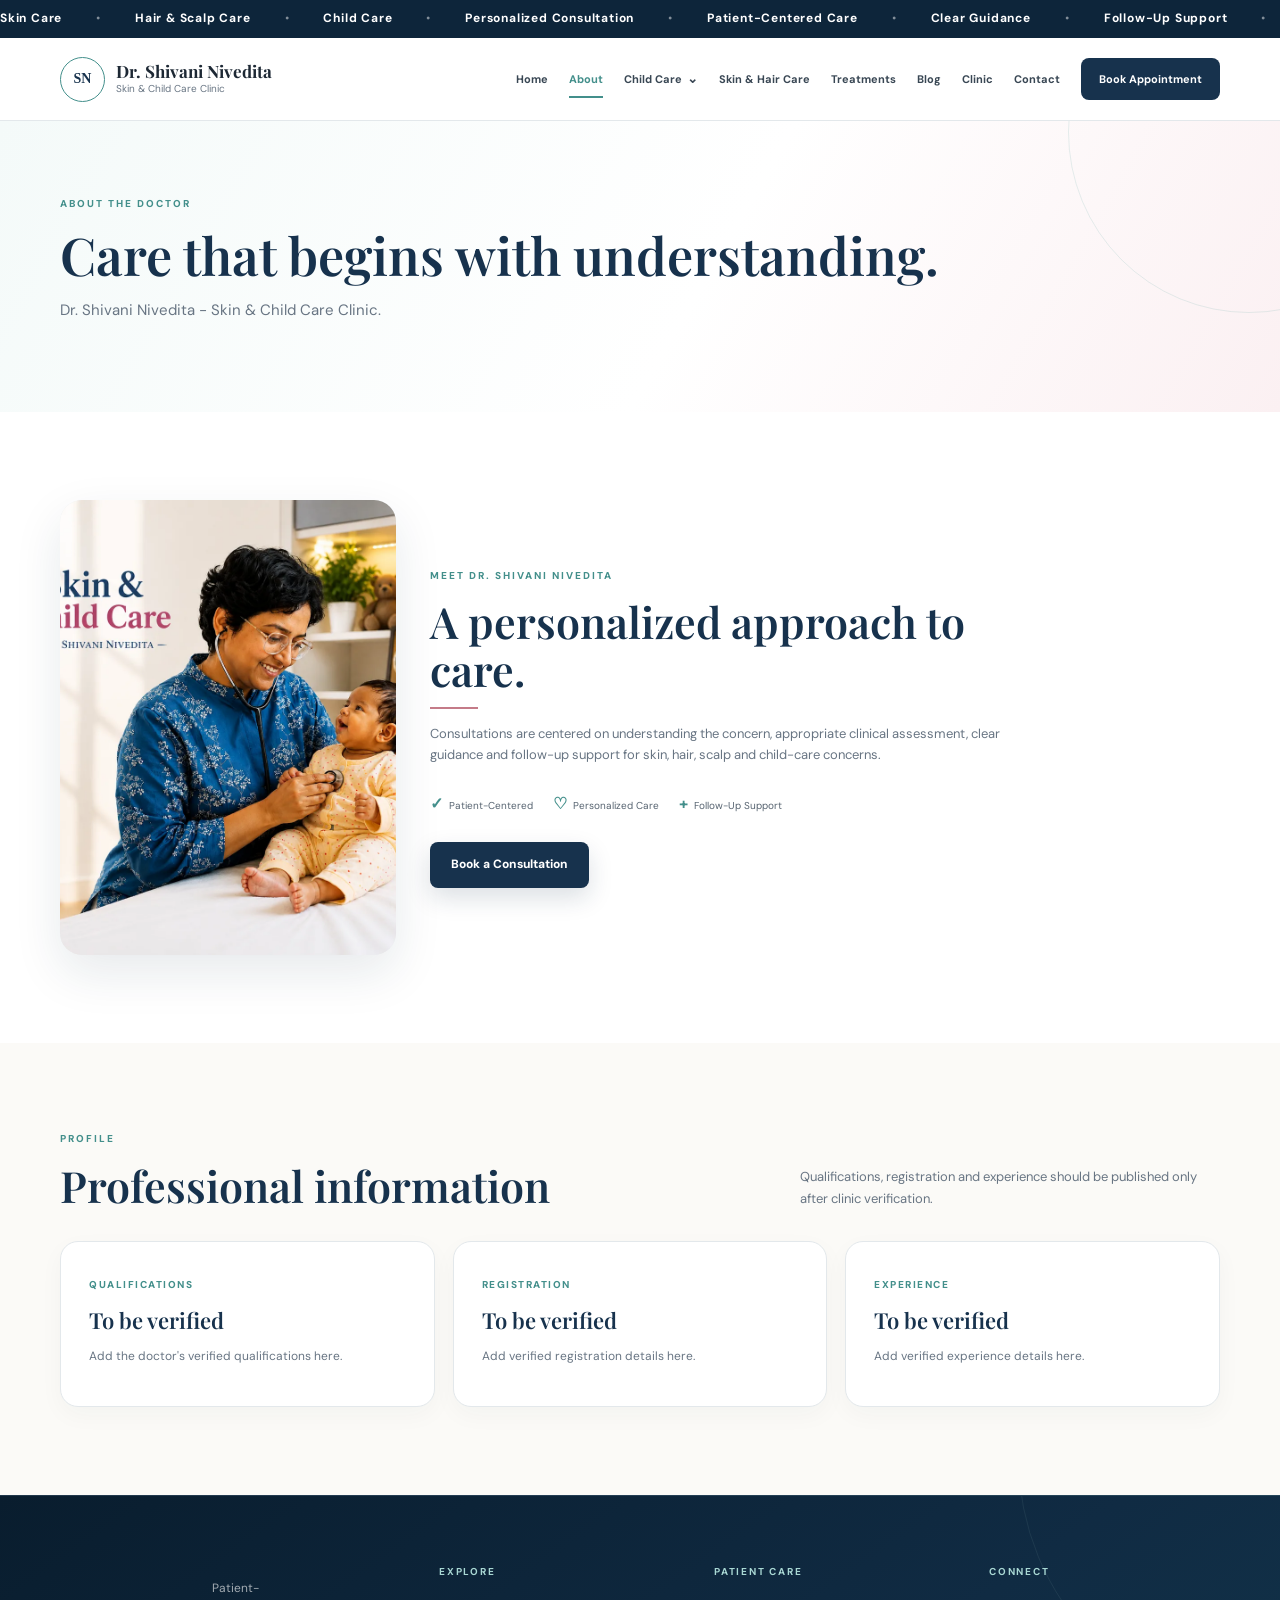
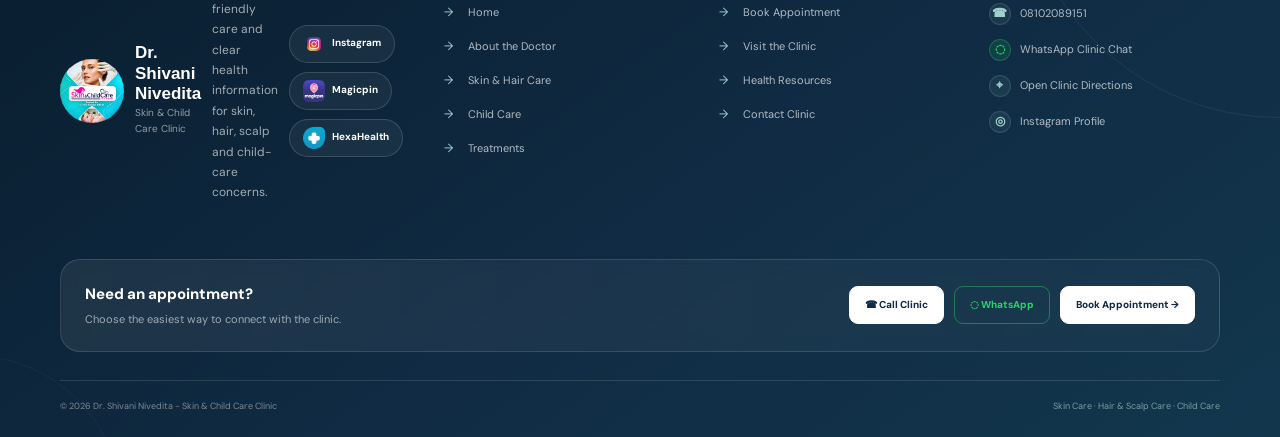
<file: about.html>
<!doctype html><html lang="en"><head><meta charset="UTF-8"><meta name="viewport" content="width=device-width,initial-scale=1"><meta name="description" content="About Dr. Shivani Nivedita and her patient-centered Skin & Child Care Clinic."><title>About Dr. Shivani Nivedita | Skin & Child Care Clinic</title><link rel="stylesheet" href="clinic.css"><link href="https://fonts.googleapis.com/css2?family=DM+Sans:wght@400;500;600;700&family=Playfair+Display:wght@600;700&display=swap" rel="stylesheet"></head><body><div class="topline">Skin Care <span>•</span> Child Care <span>•</span> Personalized Consultation</div><header class="header"><div class="container nav-wrap"><a class="brand" href="index.html"><span class="brand-mark">SN</span><span><b>Dr. Shivani Nivedita</b><small>Skin & Child Care Clinic</small></span></a><button class="menu-toggle">☰</button><nav class="nav"><a href="index.html">Home</a><a class="active" href="about.html">About</a><div class="nav-dropdown"><a href="child-care.html">Child Care <span class="dropdown-arrow">⌄</span></a><div class="dropdown-menu"><a href="child-care.html#newborn-care">Newborn Care</a><a href="child-care.html#child-health">Child Health</a><a href="child-care.html#growth-development">Growth & Development</a><a href="child-care.html#adolescent-care">Adolescent Care</a><a href="child-care.html#childhood-allergies">Childhood Allergies</a><a href="child-care.html#childhood-infections">Childhood Infections</a><a href="child-care.html#pediatric-skin">Pediatric Skin Conditions</a></div></div><a href="skin-hair-care.html">Skin & Hair Care</a><a href="treatments.html">Treatments</a><a href="blog.html">Blog</a><a href="clinic.html">Clinic</a><a href="contact.html">Contact</a><a class="nav-btn" href="appointment.html">Book Appointment</a></nav></div></header><main><section class="page-hero"><div class="container"><div class="eyebrow">ABOUT THE DOCTOR</div><h1>Care that begins with understanding.</h1><p>Dr. Shivani Nivedita - Skin & Child Care Clinic.</p></div></section><section class="section"><div class="container intro-grid"><div class="portrait"><img src="doctor-shivani.jpg" alt="Dr. Shivani Nivedita"></div><div><div class="eyebrow">MEET DR. SHIVANI NIVEDITA</div><h2>A personalized approach to care.</h2><div class="rule"></div><p>Consultations are centered on understanding the concern, appropriate clinical assessment, clear guidance and follow-up support for skin, hair, scalp and child-care concerns.</p><div class="mini-features"><span><b>✓</b>Patient-Centered</span><span><b>♡</b>Personalized Care</span><span><b>+</b>Follow-Up Support</span></div><a class="btn primary" href="appointment.html">Book a Consultation</a></div></div></section><section class="section tinted"><div class="container"><div class="section-title"><div><div class="eyebrow">PROFILE</div><h2>Professional information</h2></div><p>Qualifications, registration and experience should be published only after clinic verification.</p></div><div class="content-grid"><article class="info-card"><span class="number">QUALIFICATIONS</span><h3>To be verified</h3><p>Add the doctor's verified qualifications here.</p></article><article class="info-card"><span class="number">REGISTRATION</span><h3>To be verified</h3><p>Add verified registration details here.</p></article><article class="info-card"><span class="number">EXPERIENCE</span><h3>To be verified</h3><p>Add verified experience details here.</p></article></div></div></section></main><footer><div class="container footer-grid"><div><div class="brand"><span class="brand-mark">SN</span><span><b>Dr. Shivani Nivedita</b><small>Skin & Child Care Clinic</small></span></div></div><div><h4>Explore</h4><a href="index.html">Home</a><a href="skin-hair-care.html">Skin & Hair Care</a><a href="child-care.html">Child Care</a></div><div><h4>Patient</h4><a href="appointment.html">Book Appointment</a><a href="clinic.html">Clinic</a></div><div><h4>Contact</h4><a href="tel:+918102089151">08102089151</a><a href="https://wa.me/918102089151">WhatsApp</a></div></div><div class="container footer-bottom">© 2026 Dr. Shivani Nivedita - Skin & Child Care Clinic</div></footer><div class="mobile-bar"><a href="tel:+918102089151">Call</a><a href="https://wa.me/918102089151">WhatsApp</a><a href="appointment.html">Book Appointment</a></div><script src="script.js"></script></body></html>
</file>
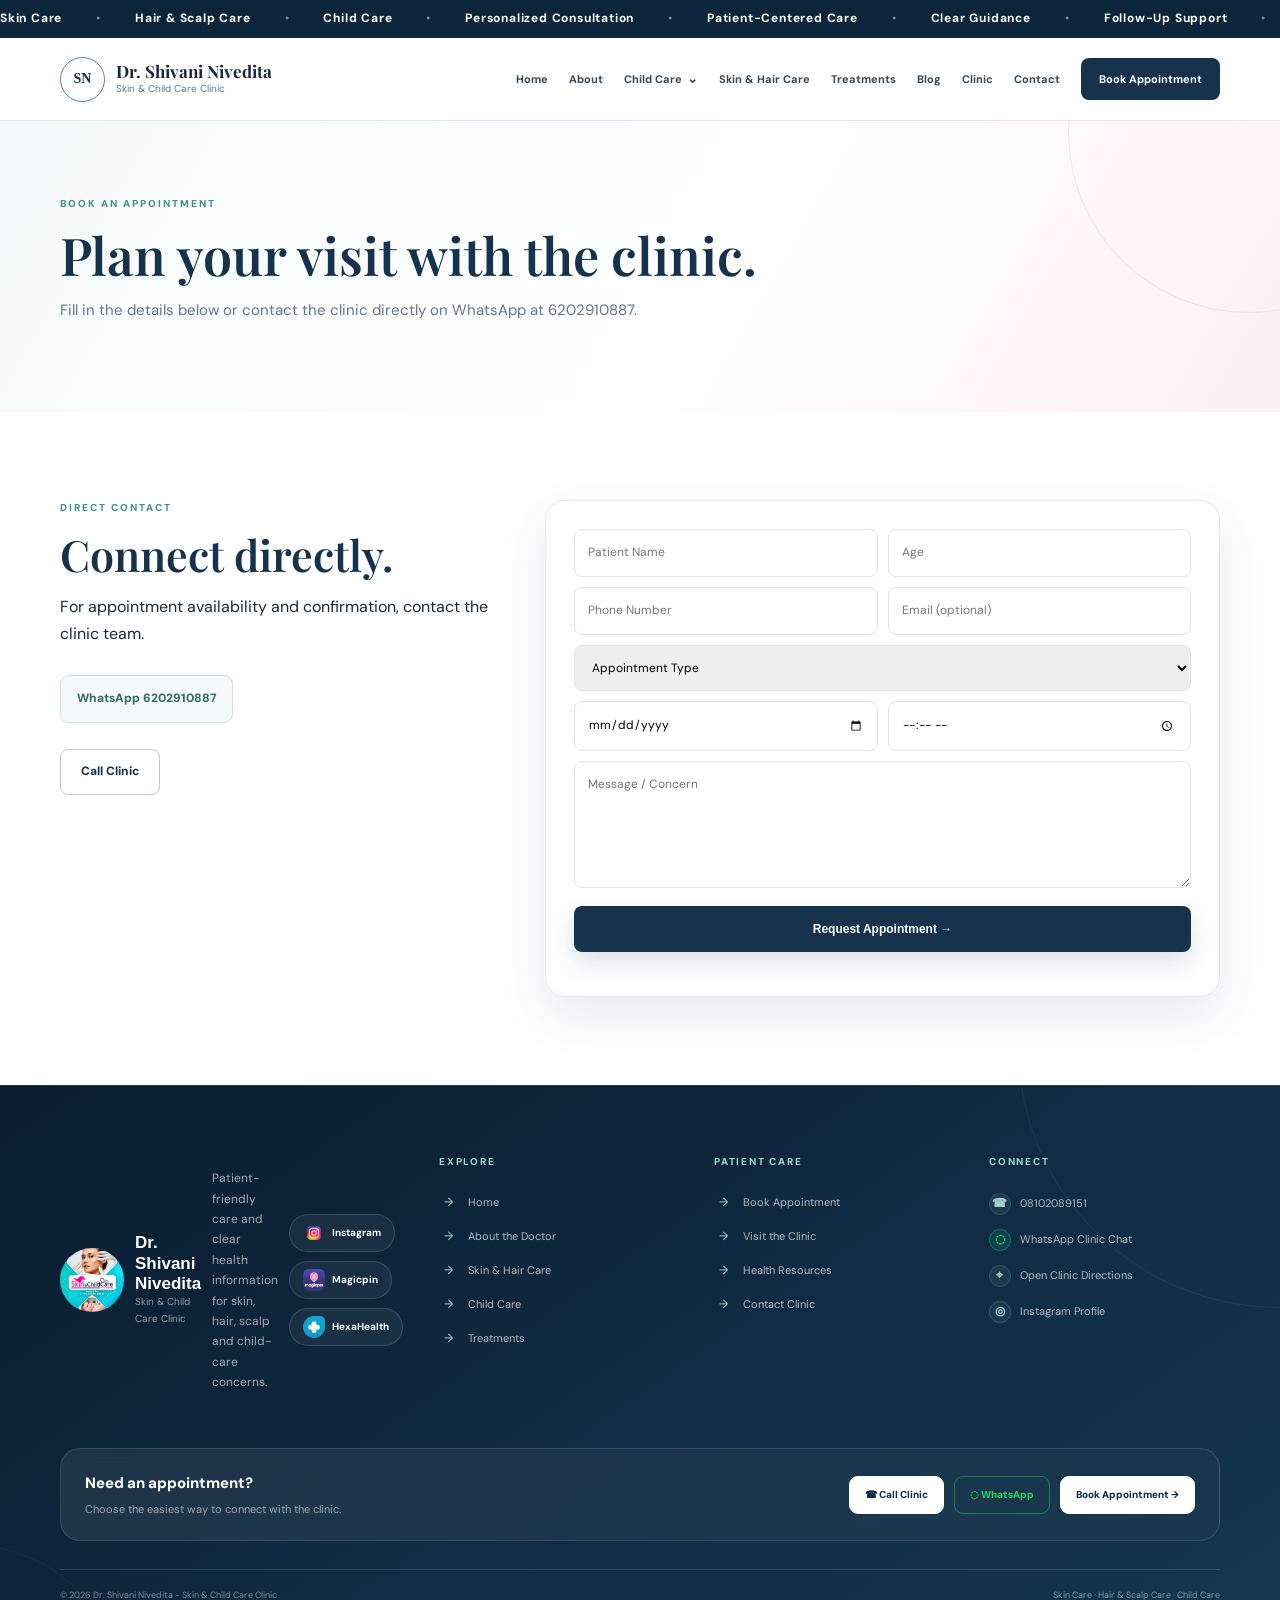
<file: appointment.html>
<!doctype html><html lang="en"><head><meta charset="UTF-8"><meta name="viewport" content="width=device-width,initial-scale=1"><meta name="description" content="Book an appointment with Dr. Shivani Nivedita Skin & Child Care Clinic."><title>Book Appointment | Dr. Shivani Nivedita</title><link rel="stylesheet" href="clinic.css"><link href="https://fonts.googleapis.com/css2?family=DM+Sans:wght@400;500;600;700&family=Playfair+Display:wght@600;700&display=swap" rel="stylesheet"></head><body><div class="topline">Skin Care <span>•</span> Child Care <span>•</span> Personalized Consultation</div><header class="header"><div class="container nav-wrap"><a class="brand" href="index.html"><span class="brand-mark">SN</span><span><b>Dr. Shivani Nivedita</b><small>Skin & Child Care Clinic</small></span></a><button class="menu-toggle">☰</button><nav class="nav"><a href="index.html">Home</a><a href="about.html">About</a><div class="nav-dropdown"><a href="child-care.html">Child Care <span class="dropdown-arrow">⌄</span></a><div class="dropdown-menu"><a href="child-care.html#newborn-care">Newborn Care</a><a href="child-care.html#child-health">Child Health</a><a href="child-care.html#growth-development">Growth & Development</a><a href="child-care.html#adolescent-care">Adolescent Care</a><a href="child-care.html#childhood-allergies">Childhood Allergies</a><a href="child-care.html#childhood-infections">Childhood Infections</a><a href="child-care.html#pediatric-skin">Pediatric Skin Conditions</a></div></div><a href="skin-hair-care.html">Skin & Hair Care</a><a href="treatments.html">Treatments</a><a href="blog.html">Blog</a><a href="clinic.html">Clinic</a><a href="contact.html">Contact</a><a class="nav-btn" href="appointment.html">Book Appointment</a></nav></div></header><main><section class="page-hero"><div class="container"><div class="eyebrow">BOOK AN APPOINTMENT</div><h1>Plan your visit with the clinic.</h1><p>Fill in the details below or contact the clinic directly on WhatsApp at 6202910887.</p></div></section><section class="section"><div class="container form-layout"><div><div class="eyebrow">DIRECT CONTACT</div><h2>Connect directly.</h2><p>For appointment availability and confirmation, contact the clinic team.</p><a class="whatsapp-box" href="https://wa.me/916202910887?text=Hello%20Dr.%20Shivani%20Nivedita%20Clinic,%20I%20would%20like%20to%20book%20an%20appointment." target="_blank">WhatsApp 6202910887</a><div class="actions"><a class="btn secondary" href="tel:+916202910887">Call Clinic</a></div></div><form class="form-box" onsubmit="return handleSubmit(event)"><div class="form-row"><input required placeholder="Patient Name"><input required type="number" min="0" placeholder="Age"></div><div class="form-row"><input required type="tel" placeholder="Phone Number"><input type="email" placeholder="Email (optional)"></div><select required><option value="">Appointment Type</option><option>Skin & Hair Consultation</option><option>Child Care Consultation</option><option>Follow-Up</option></select><div class="form-row"><input required type="date"><input type="time"></div><textarea rows="5" placeholder="Message / Concern"></textarea><button class="btn primary" type="submit">Request Appointment →</button><p id="form-note" class="form-note"></p></form></div></section></main><footer><div class="container footer-grid"><div class="brand"><span class="brand-mark">SN</span><span><b>Dr. Shivani Nivedita</b><small>Skin & Child Care Clinic</small></span></div><div><h4>Explore</h4><a href="index.html">Home</a><a href="about.html">About</a><a href="treatments.html">Treatments</a></div><div><h4>Patient</h4><a href="clinic.html">Clinic</a><a href="blog.html">Resources</a></div><div><h4>Contact</h4><a href="tel:+916202910887">6202910887</a><a href="https://wa.me/916202910887">WhatsApp</a></div></div><div class="container footer-bottom">© 2026 Dr. Shivani Nivedita - Skin & Child Care Clinic</div></footer><div class="mobile-bar"><a href="tel:+916202910887">Call</a><a href="https://wa.me/916202910887">WhatsApp</a><a href="appointment.html">Book Appointment</a></div><script src="script.js"></script></body></html>
</file>
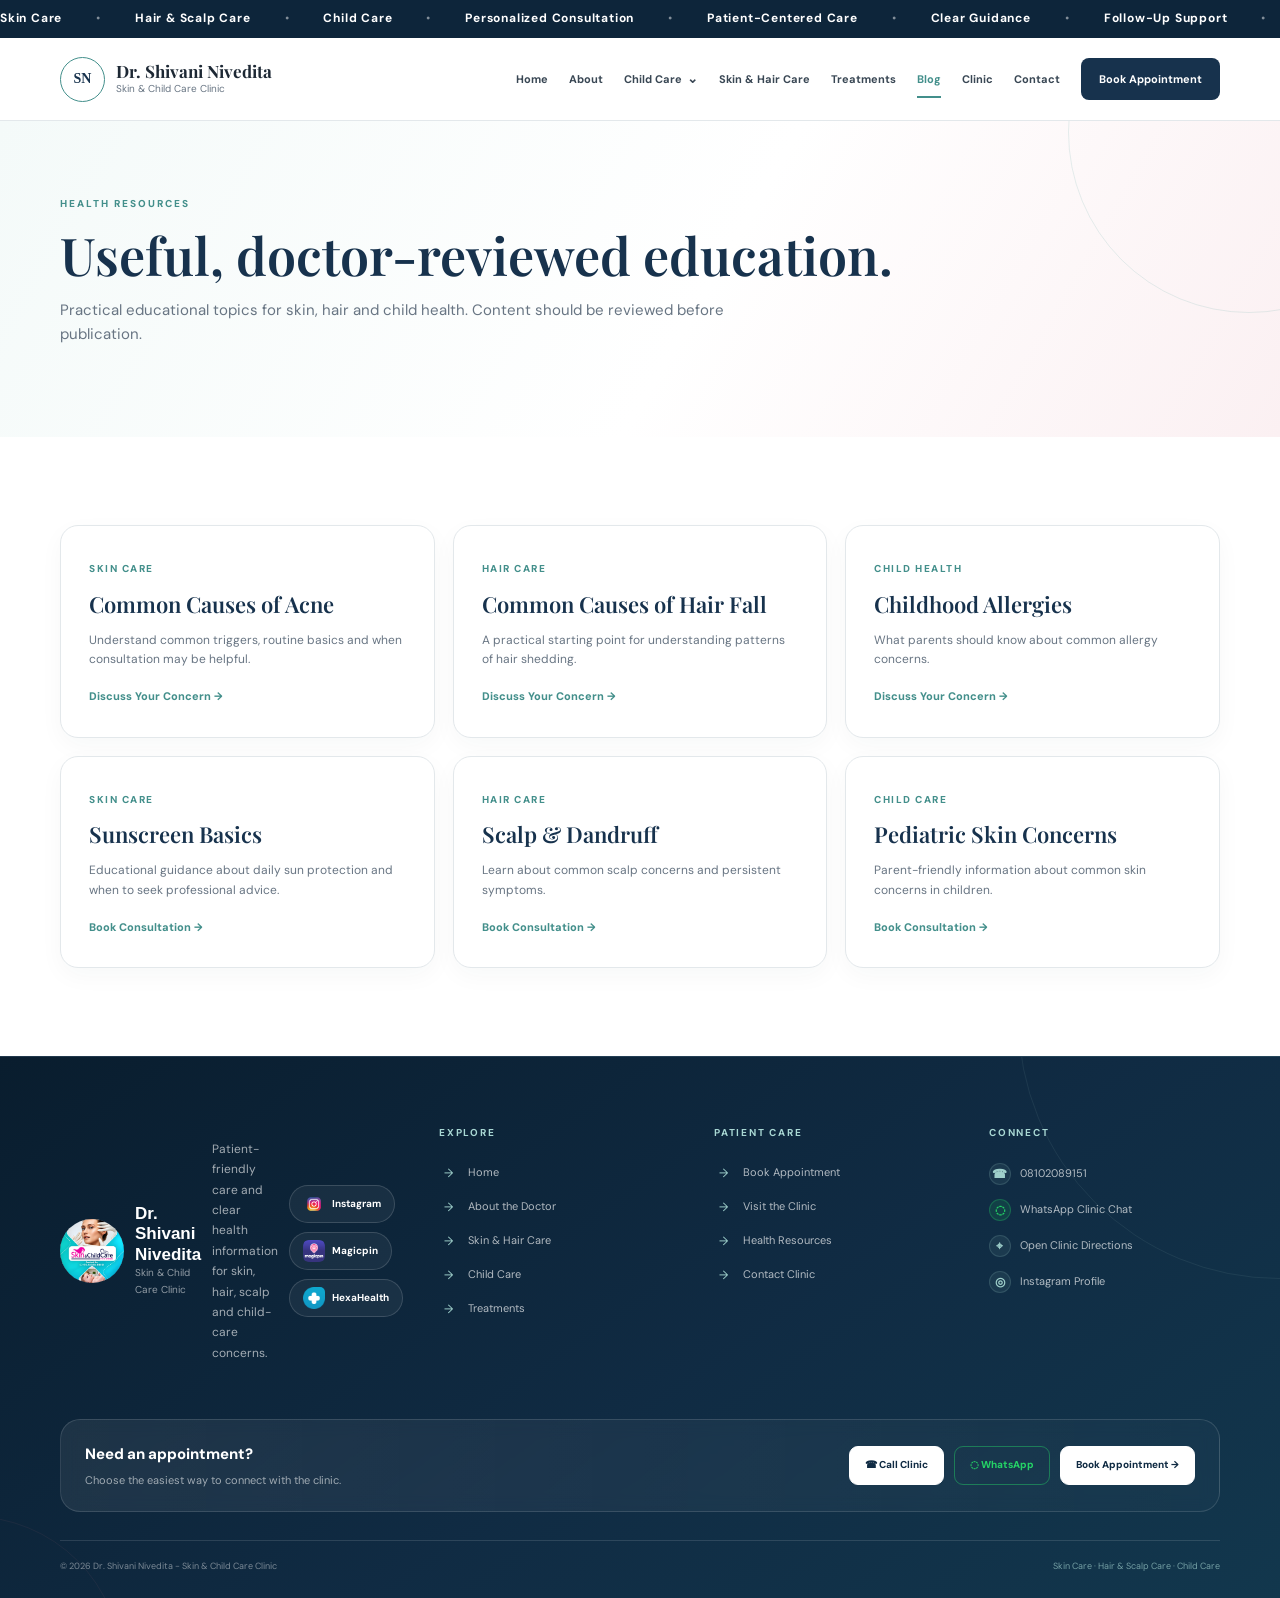
<file: blog.html>
<!doctype html><html lang="en"><head><meta charset="UTF-8"><meta name="viewport" content="width=device-width,initial-scale=1"><meta name="description" content="Health resources about skin, hair and child care from Dr. Shivani Nivedita Skin & Child Care Clinic."><title>Health Resources | Dr. Shivani Nivedita</title><link rel="stylesheet" href="clinic.css"><link href="https://fonts.googleapis.com/css2?family=DM+Sans:wght@400;500;600;700&family=Playfair+Display:wght@600;700&display=swap" rel="stylesheet"></head><body><div class="topline">Skin Care <span>•</span> Child Care <span>•</span> Personalized Consultation</div><header class="header"><div class="container nav-wrap"><a class="brand" href="index.html"><span class="brand-mark">SN</span><span><b>Dr. Shivani Nivedita</b><small>Skin & Child Care Clinic</small></span></a><button class="menu-toggle">☰</button><nav class="nav"><a href="index.html">Home</a><a href="about.html">About</a><div class="nav-dropdown"><a href="child-care.html">Child Care <span class="dropdown-arrow">⌄</span></a><div class="dropdown-menu"><a href="child-care.html#newborn-care">Newborn Care</a><a href="child-care.html#child-health">Child Health</a><a href="child-care.html#growth-development">Growth & Development</a><a href="child-care.html#adolescent-care">Adolescent Care</a><a href="child-care.html#childhood-allergies">Childhood Allergies</a><a href="child-care.html#childhood-infections">Childhood Infections</a><a href="child-care.html#pediatric-skin">Pediatric Skin Conditions</a></div></div><a href="skin-hair-care.html">Skin & Hair Care</a><a href="treatments.html">Treatments</a><a class="active" href="blog.html">Blog</a><a href="clinic.html">Clinic</a><a href="contact.html">Contact</a><a class="nav-btn" href="appointment.html">Book Appointment</a></nav></div></header><main><section class="page-hero"><div class="container"><div class="eyebrow">HEALTH RESOURCES</div><h1>Useful, doctor-reviewed education.</h1><p>Practical educational topics for skin, hair and child health. Content should be reviewed before publication.</p></div></section><section class="section"><div class="container content-grid"><article class="info-card"><span class="number">SKIN CARE</span><h3>Common Causes of Acne</h3><p>Understand common triggers, routine basics and when consultation may be helpful.</p><a class="text-btn" href="appointment.html">Discuss Your Concern →</a></article><article class="info-card"><span class="number">HAIR CARE</span><h3>Common Causes of Hair Fall</h3><p>A practical starting point for understanding patterns of hair shedding.</p><a class="text-btn" href="appointment.html">Discuss Your Concern →</a></article><article class="info-card"><span class="number">CHILD HEALTH</span><h3>Childhood Allergies</h3><p>What parents should know about common allergy concerns.</p><a class="text-btn" href="appointment.html">Discuss Your Concern →</a></article><article class="info-card"><span class="number">SKIN CARE</span><h3>Sunscreen Basics</h3><p>Educational guidance about daily sun protection and when to seek professional advice.</p><a class="text-btn" href="appointment.html">Book Consultation →</a></article><article class="info-card"><span class="number">HAIR CARE</span><h3>Scalp & Dandruff</h3><p>Learn about common scalp concerns and persistent symptoms.</p><a class="text-btn" href="appointment.html">Book Consultation →</a></article><article class="info-card"><span class="number">CHILD CARE</span><h3>Pediatric Skin Concerns</h3><p>Parent-friendly information about common skin concerns in children.</p><a class="text-btn" href="appointment.html">Book Consultation →</a></article></div></section></main><footer><div class="container footer-grid"><div class="brand"><span class="brand-mark">SN</span><span><b>Dr. Shivani Nivedita</b><small>Skin & Child Care Clinic</small></span></div><div><h4>Explore</h4><a href="index.html">Home</a><a href="about.html">About</a><a href="treatments.html">Treatments</a></div><div><h4>Patient</h4><a href="appointment.html">Book Appointment</a><a href="clinic.html">Clinic</a></div><div><h4>Contact</h4><a href="tel:+916202910887">6202910887</a><a href="https://wa.me/916202910887">WhatsApp</a></div></div><div class="container footer-bottom">© 2026 Dr. Shivani Nivedita - Skin & Child Care Clinic</div></footer><div class="mobile-bar"><a href="tel:+916202910887">Call</a><a href="https://wa.me/916202910887">WhatsApp</a><a href="appointment.html">Book Appointment</a></div><script src="script.js"></script></body></html>
</file>
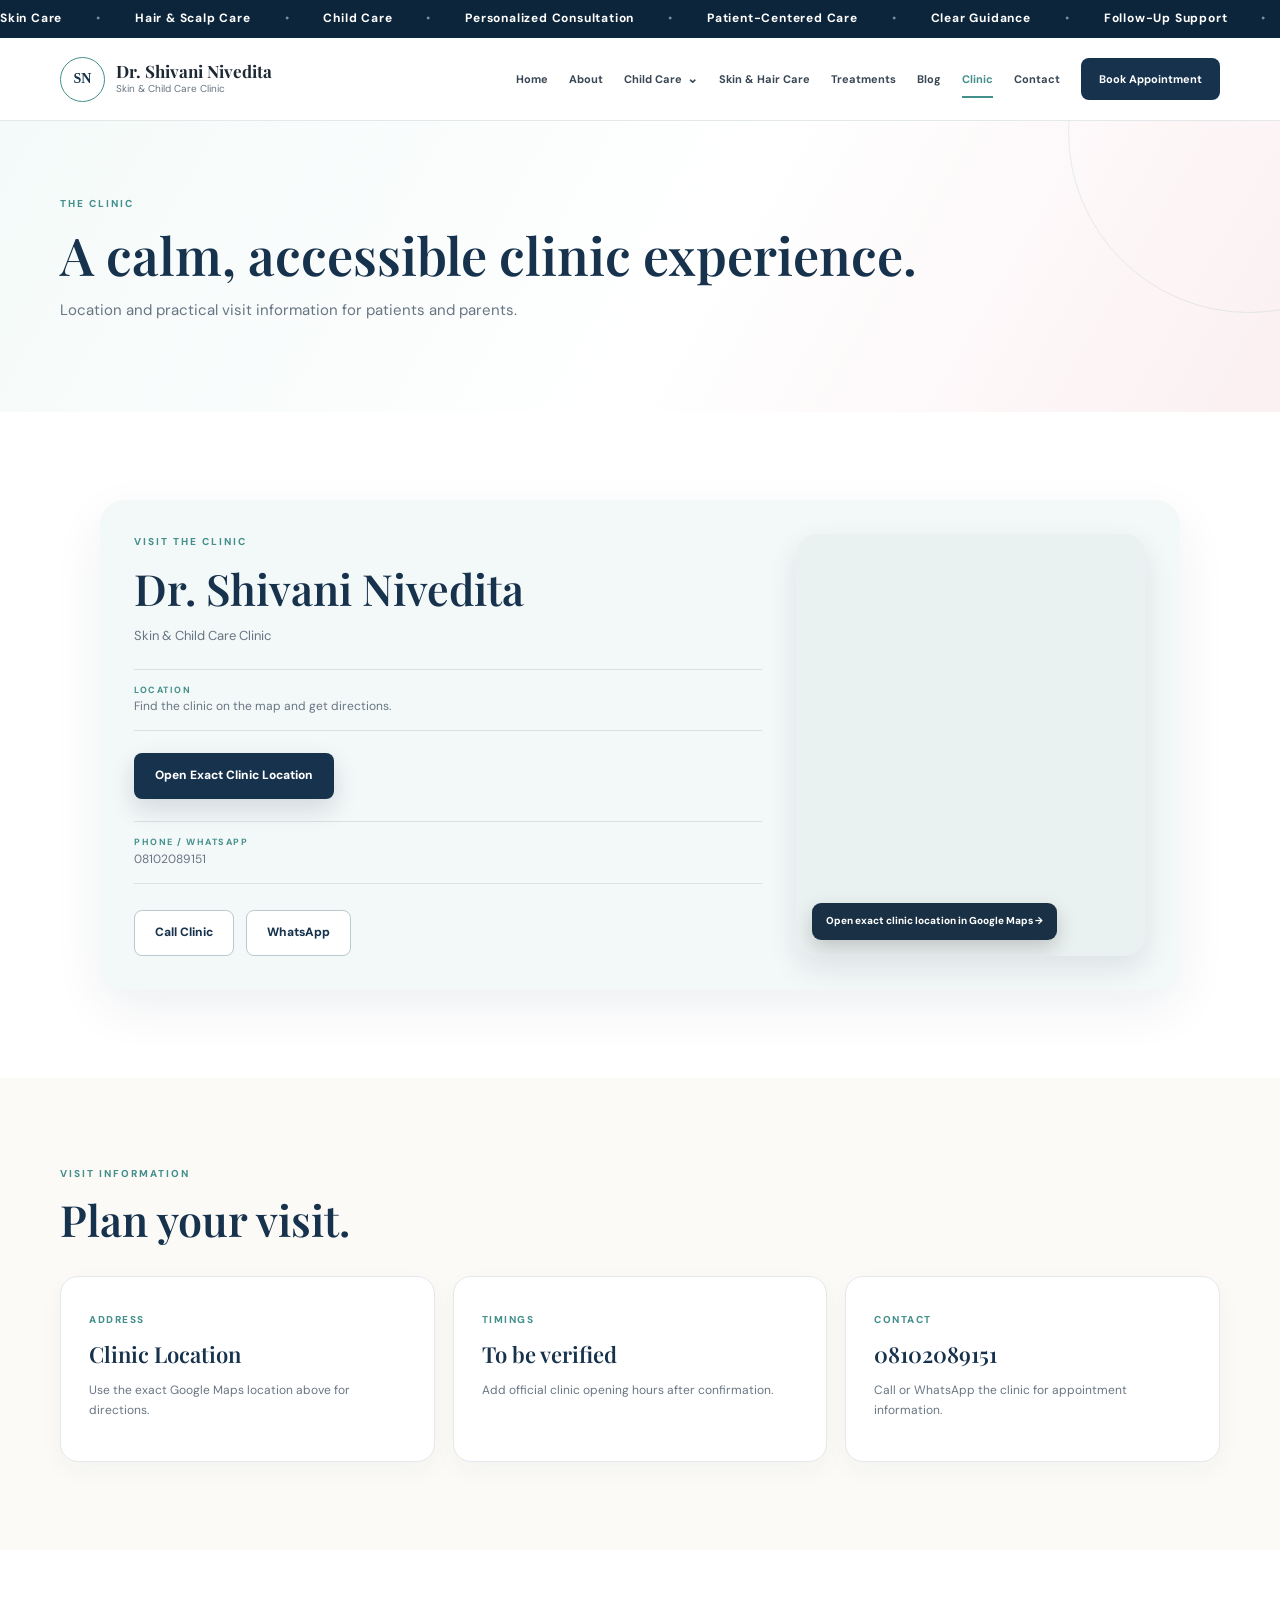
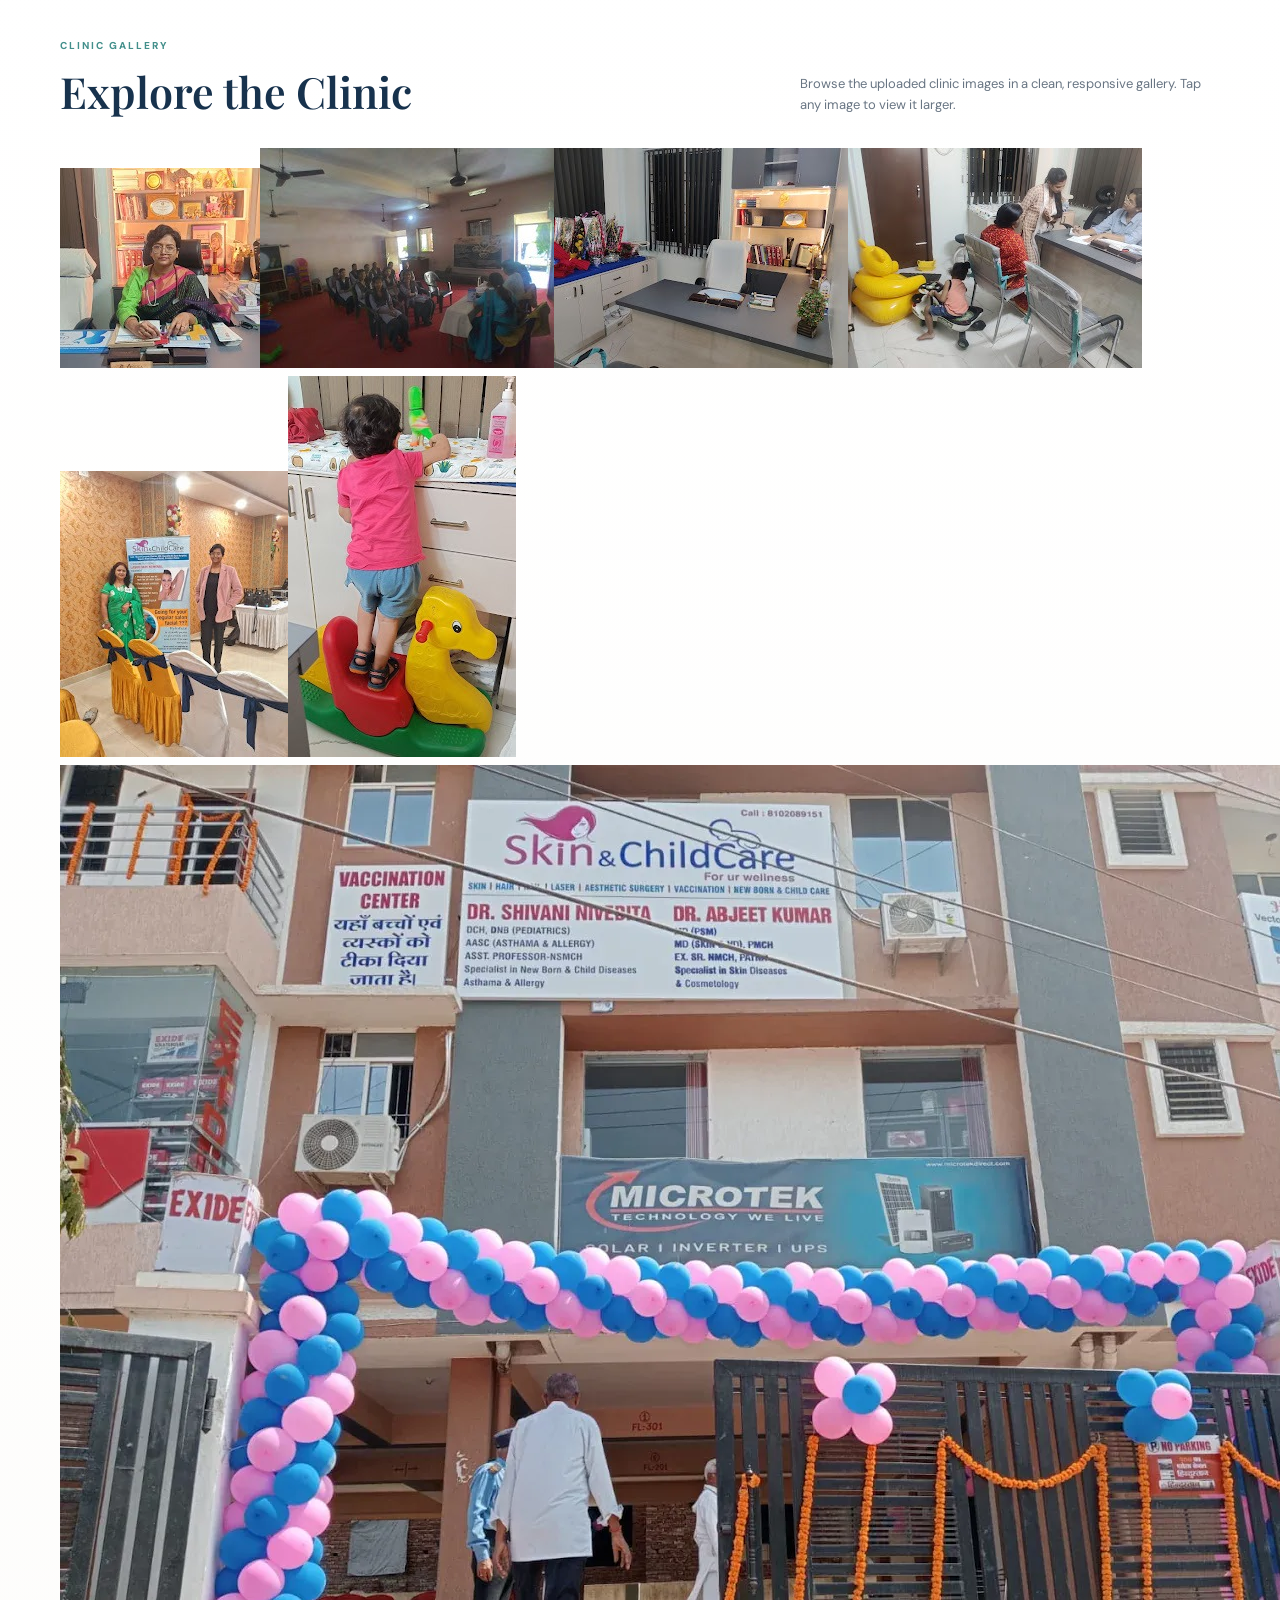
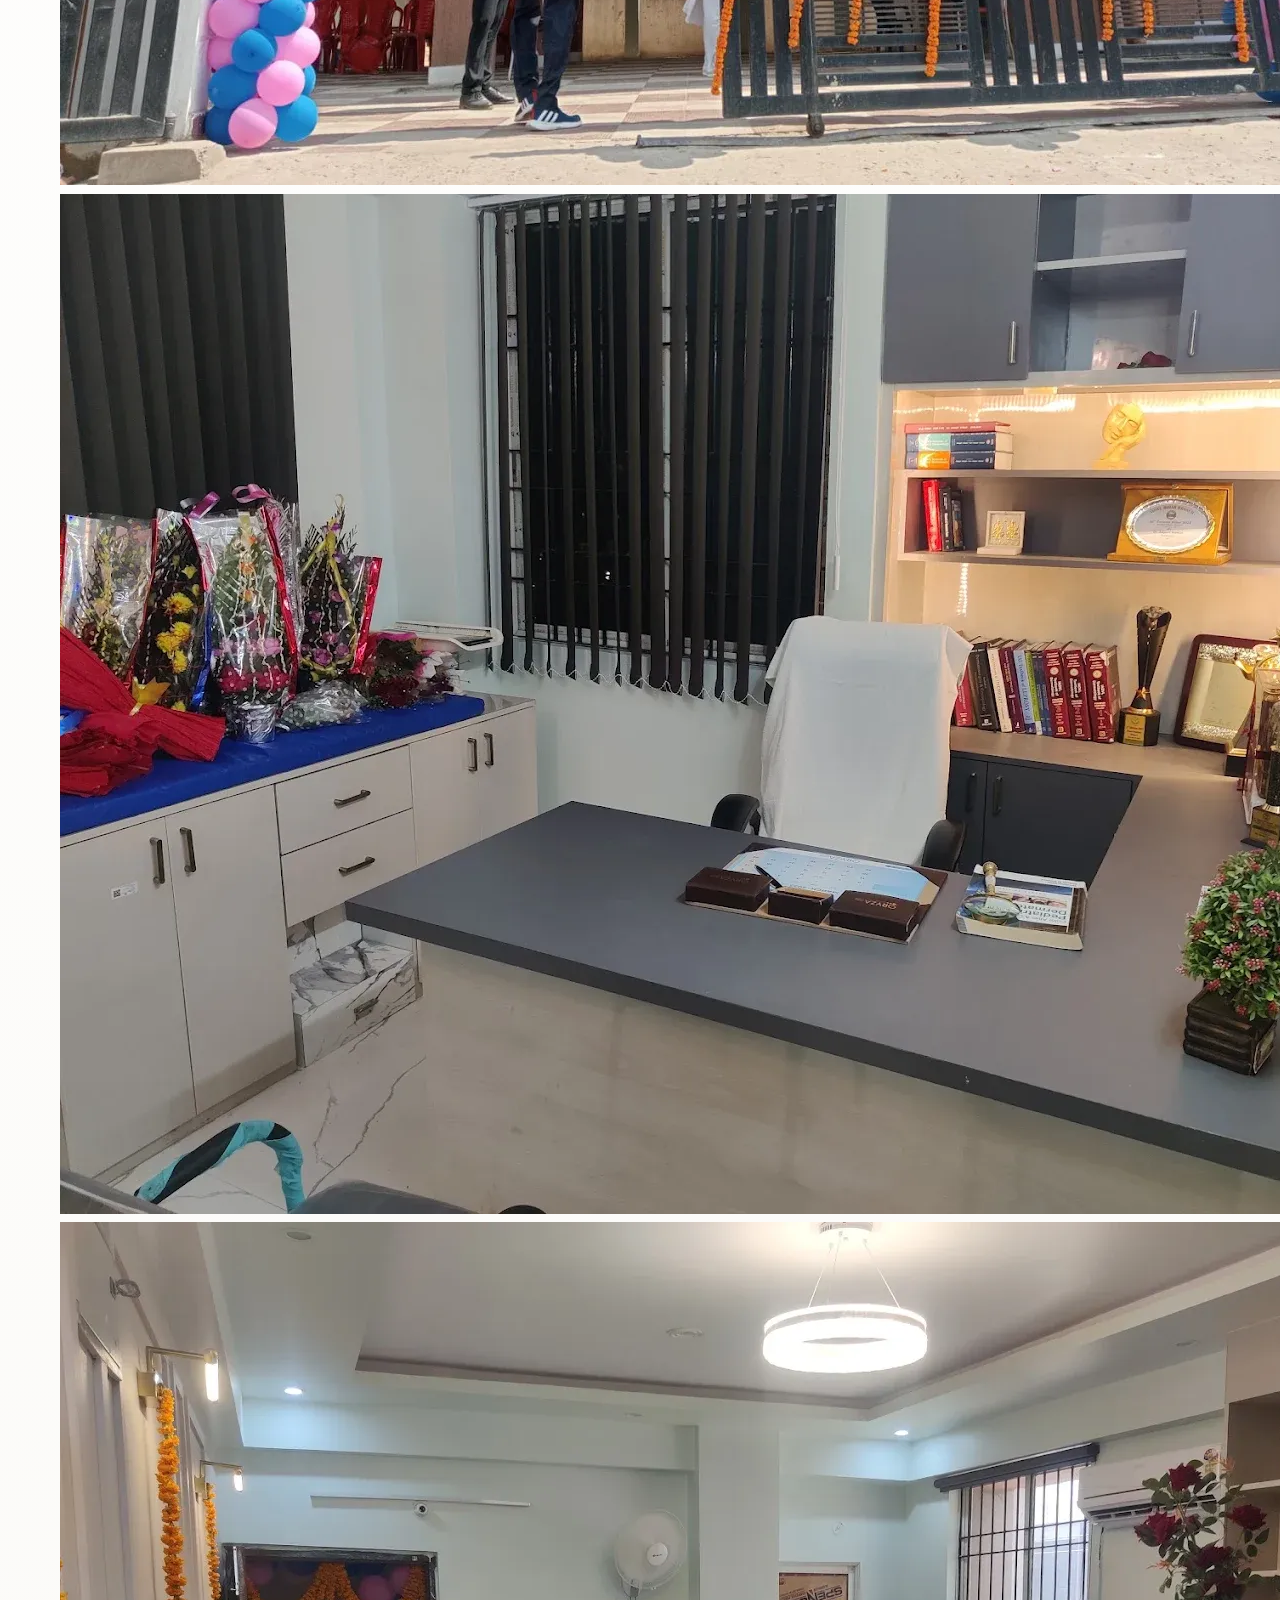
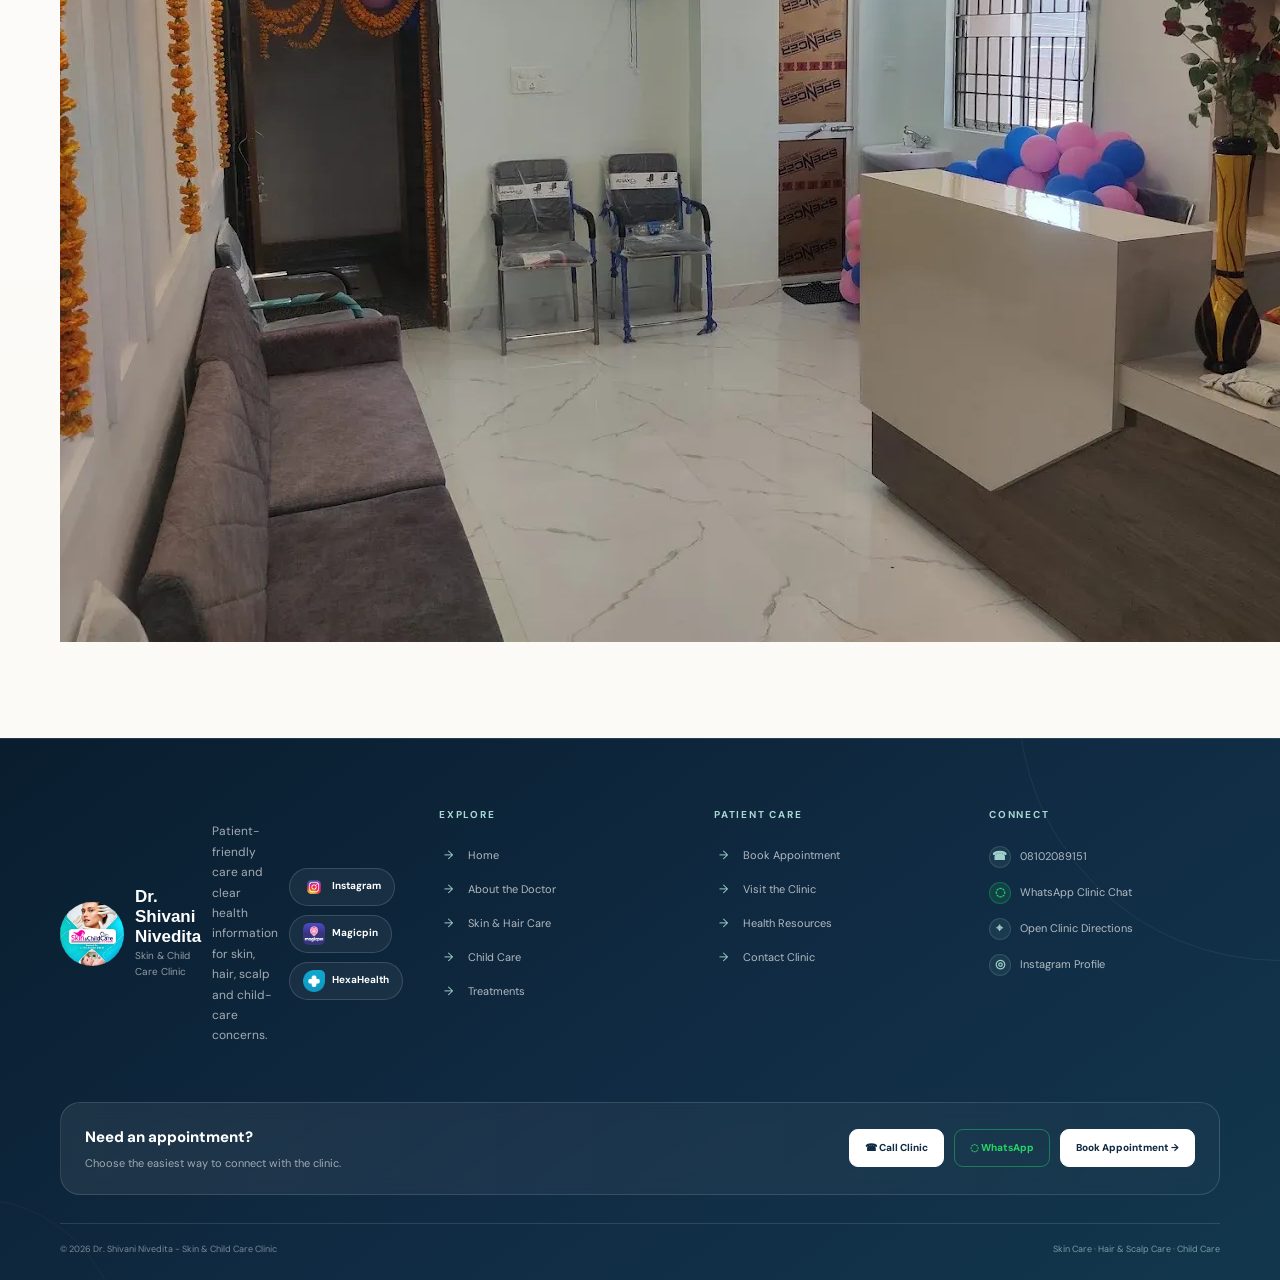
<file: clinic.html>
<!doctype html><html lang="en"><head><meta charset="UTF-8"><meta name="viewport" content="width=device-width,initial-scale=1"><meta name="description" content="Clinic information and location for Dr. Shivani Nivedita Skin & Child Care Clinic."><title>Clinic | Dr. Shivani Nivedita</title><link rel="stylesheet" href="clinic.css"><link rel="stylesheet" href="gallery.css"><link href="https://fonts.googleapis.com/css2?family=DM+Sans:wght@400;500;600;700&family=Playfair+Display:wght@600;700&display=swap" rel="stylesheet"><style>.google-map{position:relative;width:100%;min-height:310px;height:100%;border-radius:22px;overflow:hidden;background:#eaf1f1;box-shadow:0 12px 30px rgba(18,45,65,.10)}.google-map iframe{position:absolute;inset:0;width:100%;height:100%;border:0;display:block}.google-map-link{position:absolute;left:16px;bottom:16px;z-index:5;display:inline-flex;align-items:center;padding:10px 14px;border-radius:9px;background:rgba(13,37,58,.94);color:#fff!important;font-size:10px;font-weight:800;box-shadow:0 8px 20px rgba(0,0,0,.18)}@media(max-width:800px){.google-map{min-height:280px;height:280px;border-radius:18px}.google-map-link{left:12px;bottom:12px;font-size:9px;padding:9px 11px}}</style></head><body><div class="topline">Skin Care <span>•</span> Child Care <span>•</span> Personalized Consultation</div><header class="header"><div class="container nav-wrap"><a class="brand" href="index.html"><span class="brand-mark">SN</span><span><b>Dr. Shivani Nivedita</b><small>Skin & Child Care Clinic</small></span></a><button class="menu-toggle">☰</button><nav class="nav"><a href="index.html">Home</a><a href="about.html">About</a><div class="nav-dropdown"><a href="child-care.html">Child Care <span class="dropdown-arrow">⌄</span></a><div class="dropdown-menu"><a href="child-care.html#newborn-care">Newborn Care</a><a href="child-care.html#child-health">Child Health</a><a href="child-care.html#growth-development">Growth & Development</a><a href="child-care.html#adolescent-care">Adolescent Care</a><a href="child-care.html#childhood-allergies">Childhood Allergies</a><a href="child-care.html#childhood-infections">Childhood Infections</a><a href="child-care.html#pediatric-skin">Pediatric Skin Conditions</a></div></div><a href="skin-hair-care.html">Skin & Hair Care</a><a href="treatments.html">Treatments</a><a href="blog.html">Blog</a><a class="active" href="clinic.html">Clinic</a><a href="contact.html">Contact</a><a class="nav-btn" href="appointment.html">Book Appointment</a></nav></div></header><main><section class="page-hero"><div class="container"><div class="eyebrow">THE CLINIC</div><h1>A calm, accessible clinic experience.</h1><p>Location and practical visit information for patients and parents.</p></div></section><section class="section"><div class="container location-card"><div><div class="eyebrow">VISIT THE CLINIC</div><h2>Dr. Shivani Nivedita</h2><p>Skin & Child Care Clinic</p><div class="details"><b>LOCATION</b><span>Find the clinic on the map and get directions.</span></div><a class="btn primary" href="https://maps.app.goo.gl/7DR8YQP3G5jaDBs4A" target="_blank" rel="noopener">Open Exact Clinic Location</a><div class="details"><b>PHONE / WHATSAPP</b><span>08102089151</span></div><div class="actions"><a class="btn secondary" href="tel:+918102089151">Call Clinic</a><a class="btn secondary" href="https://wa.me/918102089151">WhatsApp</a></div></div><div class="google-map"><iframe title="Dr. Shivani Nivedita - Skin & Child Care Clinic, Patna" src="https://www.google.com/maps/embed?pb=!1m14!1m8!1m3!1d3597.5262391821425!2d85.0392359!3d25.6206545!3m2!1i1024!2i768!4f13.1!3m3!1m2!1s0x39ed57c4fa4acda3%3A0x80cf6b9574a718d!2sDr.%20Shivani%20Nivedita%20-%20Skin%20%26%20Child%20Care%20Clinic!5e0!3m2!1sen!2sin!4v1789649377771!5m2!1sen!2sin" allowfullscreen="" loading="lazy" referrerpolicy="strict-origin-when-cross-origin"></iframe><a class="google-map-link" href="https://maps.app.goo.gl/7DR8YQP3G5jaDBs4A" target="_blank" rel="noopener">Open exact clinic location in Google Maps →</a></div></div></section><section class="section tinted"><div class="container"><div class="section-title"><div><div class="eyebrow">VISIT INFORMATION</div><h2>Plan your visit.</h2></div></div><div class="content-grid"><article class="info-card"><span class="number">ADDRESS</span><h3>Clinic Location</h3><p>Use the exact Google Maps location above for directions.</p></article><article class="info-card"><span class="number">TIMINGS</span><h3>To be verified</h3><p>Add official clinic opening hours after confirmation.</p></article><article class="info-card"><span class="number">CONTACT</span><h3>08102089151</h3><p>Call or WhatsApp the clinic for appointment information.</p></article></div></div></section><section class="section gallery-section"><div class="container"><div class="section-title"><div><div class="eyebrow">CLINIC GALLERY</div><h2>Explore the Clinic</h2></div><p>Browse the uploaded clinic images in a clean, responsive gallery. Tap any image to view it larger.</p></div><div class="clinic-gallery"><a href="1.jpg" target="_blank" rel="noopener"><img src="1.jpg" alt="Dr. Shivani Nivedita clinic gallery image 1" loading="lazy"></a><a href="2.jpg" target="_blank" rel="noopener"><img src="2.jpg" alt="Dr. Shivani Nivedita clinic gallery image 2" loading="lazy"></a><a href="3.jpg" target="_blank" rel="noopener"><img src="3.jpg" alt="Dr. Shivani Nivedita clinic gallery image 3" loading="lazy"></a><a href="4.jpg" target="_blank" rel="noopener"><img src="4.jpg" alt="Dr. Shivani Nivedita clinic gallery image 4" loading="lazy"></a><a href="5.jpg" target="_blank" rel="noopener"><img src="5.jpg" alt="Dr. Shivani Nivedita clinic gallery image 5" loading="lazy"></a><a href="6.jpg" target="_blank" rel="noopener"><img src="6.jpg" alt="Dr. Shivani Nivedita clinic gallery image 6" loading="lazy"></a><a href="7.jpg" target="_blank" rel="noopener"><img src="7.jpg" alt="Dr. Shivani Nivedita clinic gallery image 7" loading="lazy"></a><a href="8.jpg" target="_blank" rel="noopener"><img src="8.jpg" alt="Dr. Shivani Nivedita clinic gallery image 8" loading="lazy"></a><a href="9.jpg" target="_blank" rel="noopener"><img src="9.jpg" alt="Dr. Shivani Nivedita clinic gallery image 9" loading="lazy"></a></div></div></section></main><footer><div class="container footer-grid"><div class="brand"><span class="brand-mark">SN</span><span><b>Dr. Shivani Nivedita</b><small>Skin & Child Care Clinic</small></span></div><div><h4>Explore</h4><a href="index.html">Home</a><a href="about.html">About</a><a href="treatments.html">Treatments</a></div><div><h4>Patient</h4><a href="appointment.html">Book Appointment</a><a href="blog.html">Resources</a></div><div><h4>Contact</h4><a href="tel:+918102089151">08102089151</a><a href="https://wa.me/918102089151">WhatsApp</a></div></div><div class="container footer-bottom">© 2026 Dr. Shivani Nivedita - Skin & Child Care Clinic</div></footer><div class="mobile-bar"><a href="tel:+918102089151">Call</a><a href="https://wa.me/918102089151">WhatsApp</a><a href="appointment.html">Book Appointment</a></div><script src="script.js"></script></body></html>
</file>
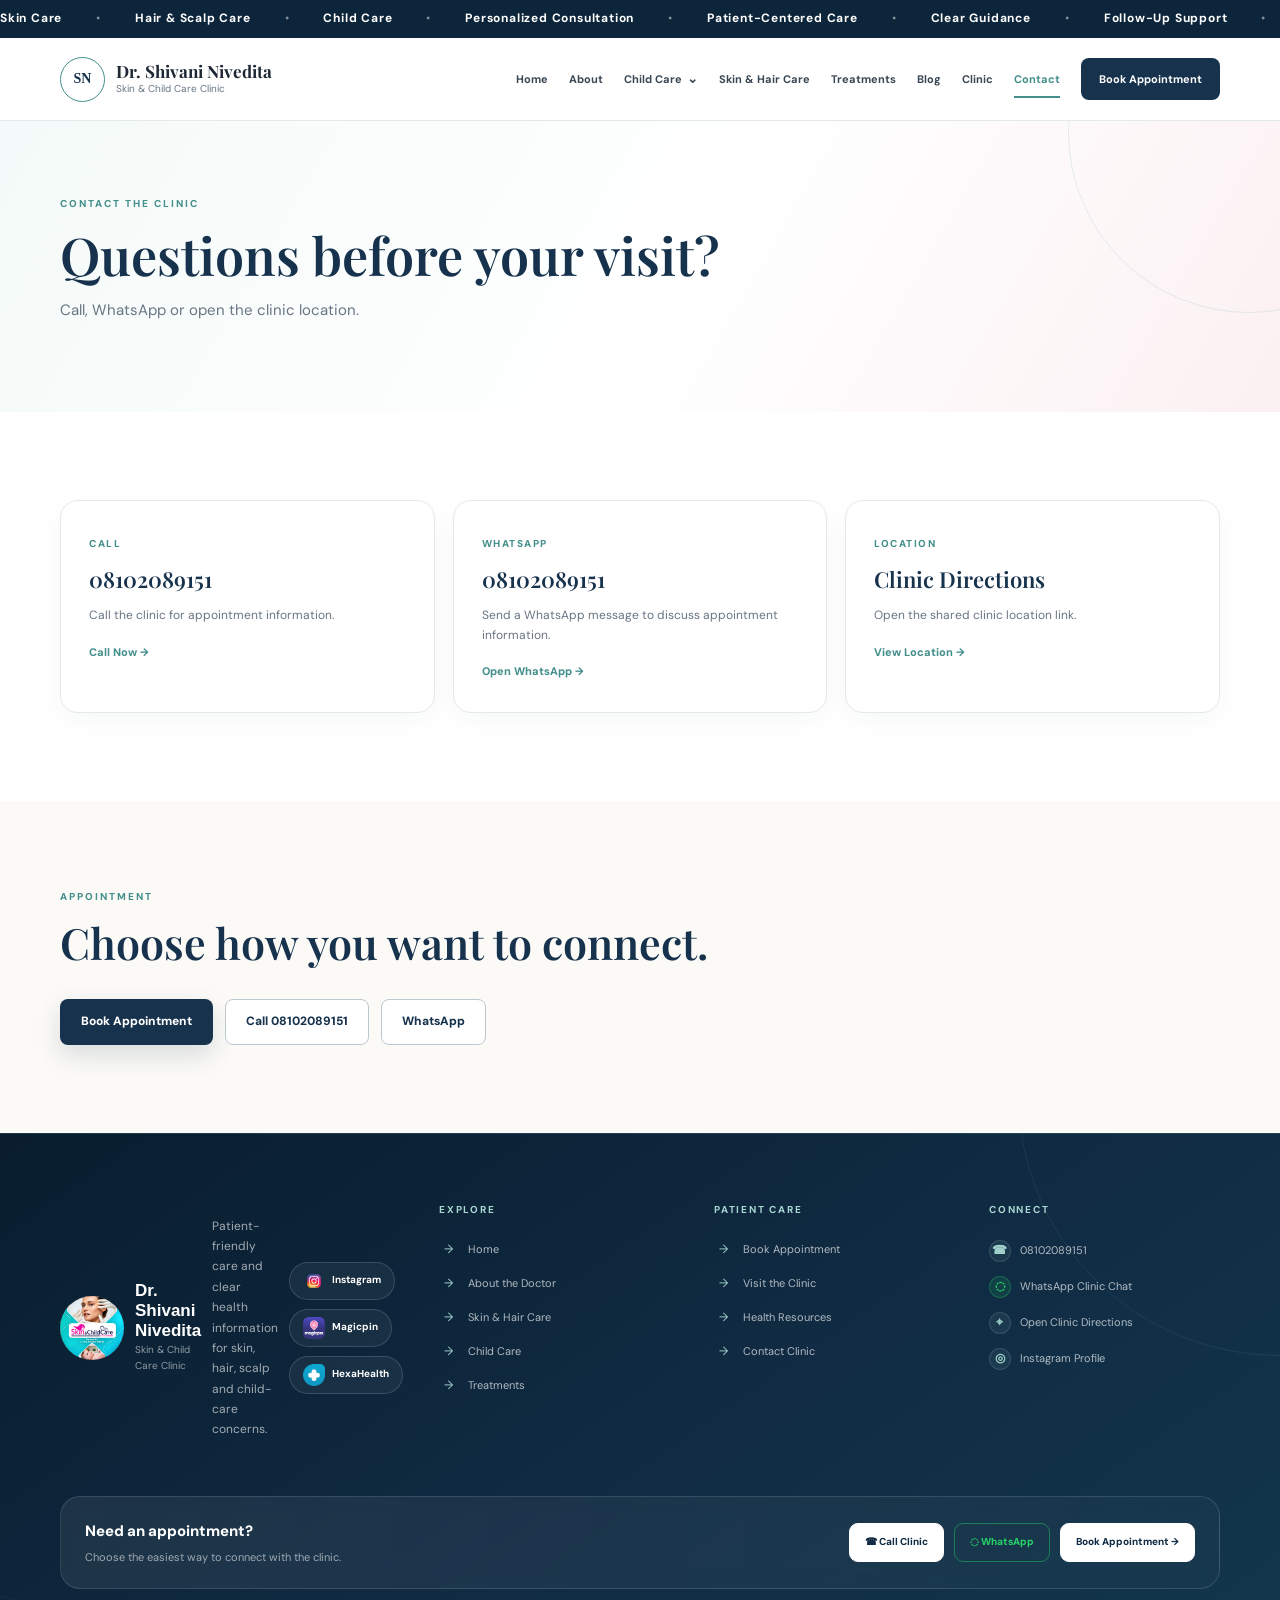
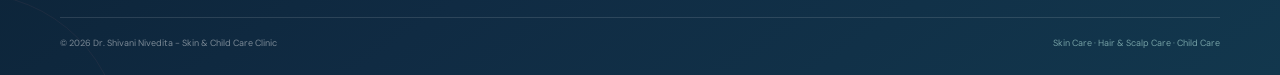
<file: contact.html>
<!doctype html><html lang="en"><head><meta charset="UTF-8"><meta name="viewport" content="width=device-width,initial-scale=1"><meta name="description" content="Contact Dr. Shivani Nivedita Skin & Child Care Clinic by phone, WhatsApp or clinic location."><title>Contact | Dr. Shivani Nivedita</title><link rel="stylesheet" href="clinic.css"><link href="https://fonts.googleapis.com/css2?family=DM+Sans:wght@400;500;600;700&family=Playfair+Display:wght@600;700&display=swap" rel="stylesheet"></head><body><div class="topline">Skin Care <span>•</span> Child Care <span>•</span> Personalized Consultation</div><header class="header"><div class="container nav-wrap"><a class="brand" href="index.html"><span class="brand-mark">SN</span><span><b>Dr. Shivani Nivedita</b><small>Skin & Child Care Clinic</small></span></a><button class="menu-toggle">☰</button><nav class="nav"><a href="index.html">Home</a><a href="about.html">About</a><div class="nav-dropdown"><a href="child-care.html">Child Care <span class="dropdown-arrow">⌄</span></a><div class="dropdown-menu"><a href="child-care.html#newborn-care">Newborn Care</a><a href="child-care.html#child-health">Child Health</a><a href="child-care.html#growth-development">Growth & Development</a><a href="child-care.html#adolescent-care">Adolescent Care</a><a href="child-care.html#childhood-allergies">Childhood Allergies</a><a href="child-care.html#childhood-infections">Childhood Infections</a><a href="child-care.html#pediatric-skin">Pediatric Skin Conditions</a></div></div><a href="skin-hair-care.html">Skin & Hair Care</a><a href="treatments.html">Treatments</a><a href="blog.html">Blog</a><a href="clinic.html">Clinic</a><a class="active" href="contact.html">Contact</a><a class="nav-btn" href="appointment.html">Book Appointment</a></nav></div></header><main><section class="page-hero"><div class="container"><div class="eyebrow">CONTACT THE CLINIC</div><h1>Questions before your visit?</h1><p>Call, WhatsApp or open the clinic location.</p></div></section><section class="section"><div class="container content-grid"><article class="info-card"><span class="number">CALL</span><h3>08102089151</h3><p>Call the clinic for appointment information.</p><a class="text-btn" href="tel:+918102089151">Call Now →</a></article><article class="info-card"><span class="number">WHATSAPP</span><h3>08102089151</h3><p>Send a WhatsApp message to discuss appointment information.</p><a class="text-btn" href="https://wa.me/918102089151" target="_blank">Open WhatsApp →</a></article><article class="info-card"><span class="number">LOCATION</span><h3>Clinic Directions</h3><p>Open the shared clinic location link.</p><a class="text-btn" href="https://share.google/LJ29RQrwgCuM4iS1u" target="_blank">View Location →</a></article></div></section><section class="section tinted"><div class="container"><div class="section-title"><div><div class="eyebrow">APPOINTMENT</div><h2>Choose how you want to connect.</h2></div></div><div class="actions"><a class="btn primary" href="appointment.html">Book Appointment</a><a class="btn secondary" href="tel:+918102089151">Call 08102089151</a><a class="btn secondary" href="https://wa.me/918102089151">WhatsApp</a></div></div></section></main><footer><div class="container footer-grid"><div class="brand"><span class="brand-mark">SN</span><span><b>Dr. Shivani Nivedita</b><small>Skin & Child Care Clinic</small></span></div><div><h4>Explore</h4><a href="index.html">Home</a><a href="about.html">About</a><a href="skin-hair-care.html">Skin & Hair Care</a></div><div><h4>Patient</h4><a href="appointment.html">Book Appointment</a><a href="clinic.html">Clinic</a></div><div><h4>Contact</h4><a href="tel:+918102089151">08102089151</a><a href="https://wa.me/918102089151">WhatsApp</a></div></div><div class="container footer-bottom">© 2026 Dr. Shivani Nivedita - Skin & Child Care Clinic</div></footer><div class="mobile-bar"><a href="tel:+918102089151">Call</a><a href="https://wa.me/918102089151">WhatsApp</a><a href="appointment.html">Book Appointment</a></div><script src="script.js"></script></body></html>
</file>
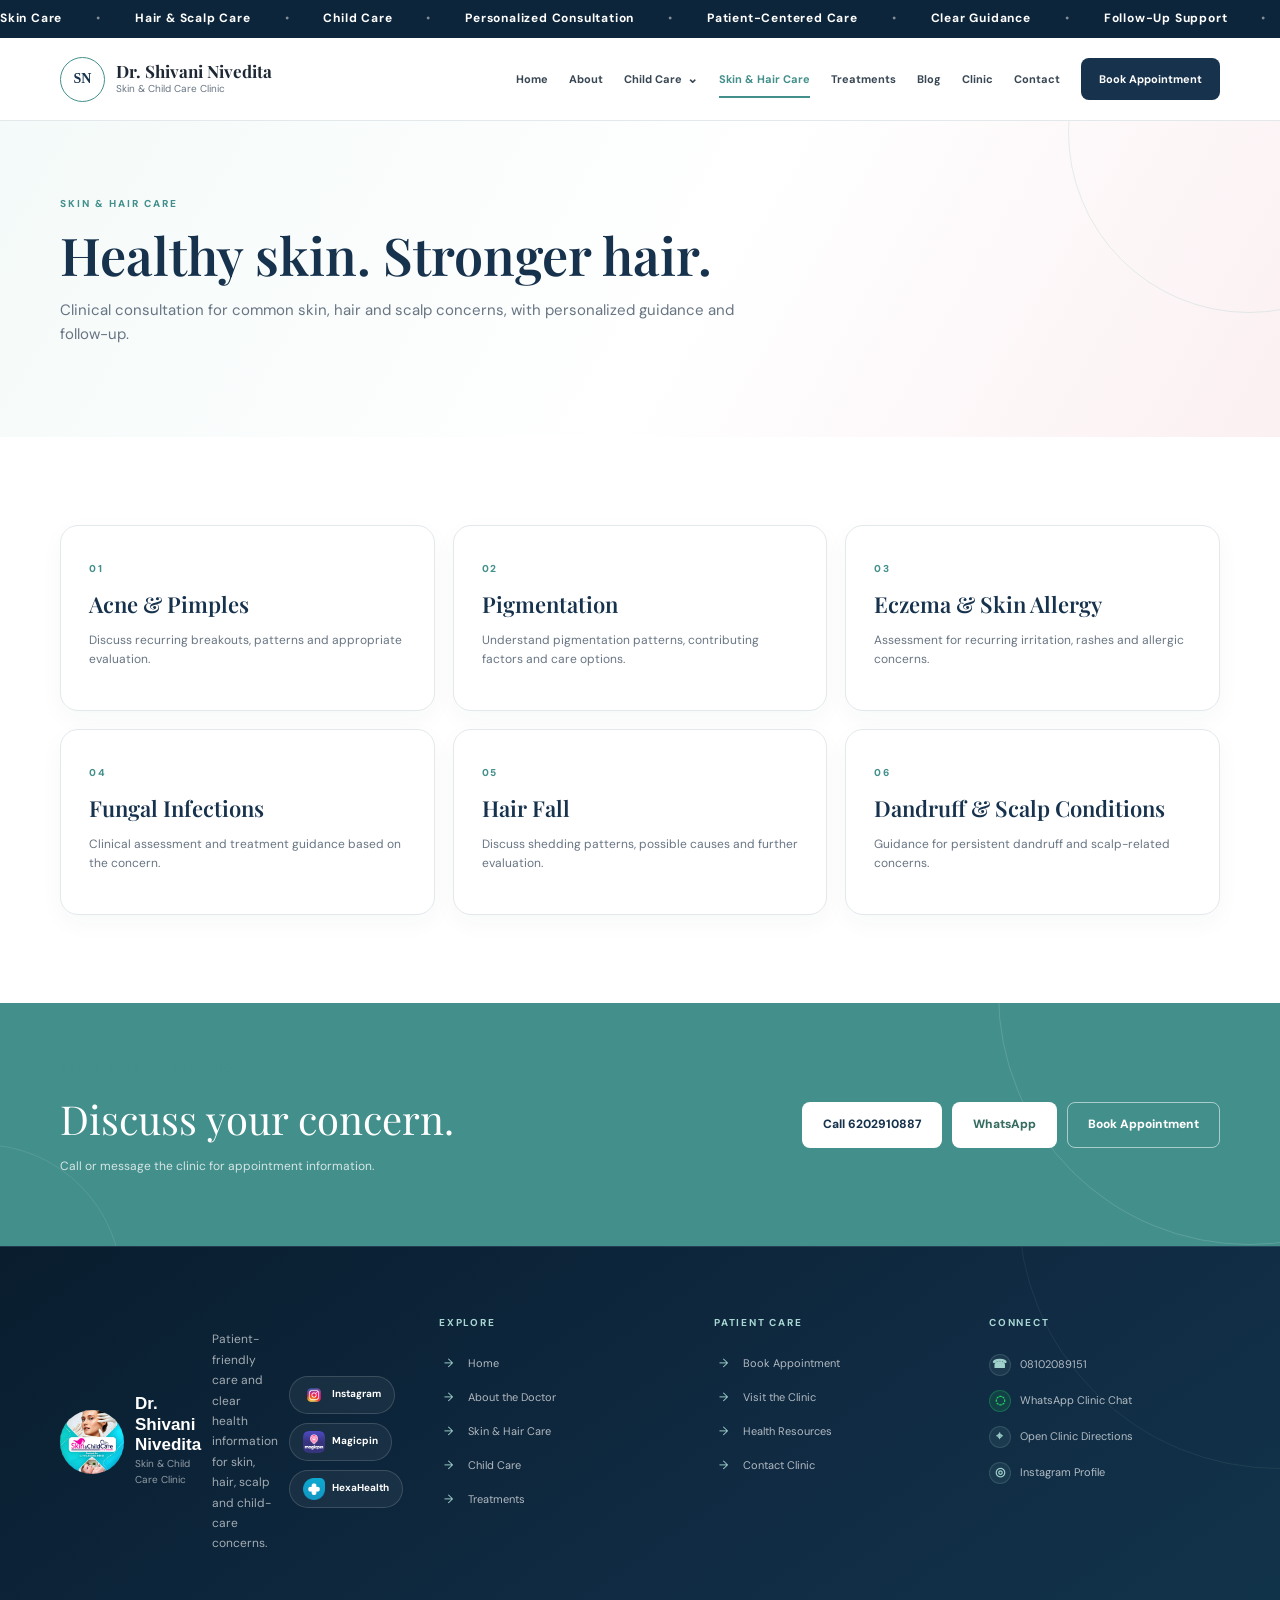
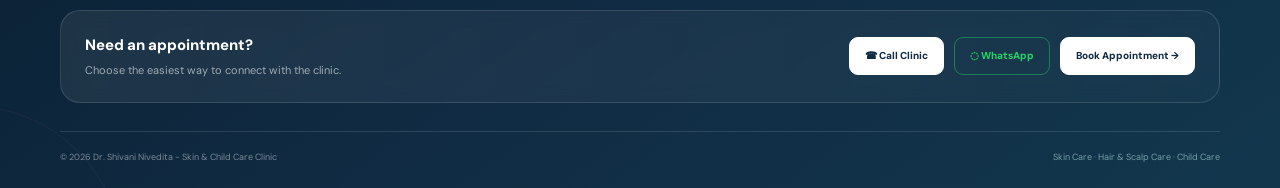
<file: skin-hair-care.html>
<!doctype html><html lang="en"><head><meta charset="UTF-8"><meta name="viewport" content="width=device-width,initial-scale=1"><meta name="description" content="Skin, hair and scalp care areas at Dr. Shivani Nivedita Skin & Child Care Clinic."><title>Skin & Hair Care | Dr. Shivani Nivedita</title><link rel="stylesheet" href="clinic.css"><link href="https://fonts.googleapis.com/css2?family=DM+Sans:wght@400;500;600;700&family=Playfair+Display:wght@600;700&display=swap" rel="stylesheet"></head><body><div class="topline">Skin Care <span>•</span> Child Care <span>•</span> Personalized Consultation</div><header class="header"><div class="container nav-wrap"><a class="brand" href="index.html"><span class="brand-mark">SN</span><span><b>Dr. Shivani Nivedita</b><small>Skin & Child Care Clinic</small></span></a><button class="menu-toggle">☰</button><nav class="nav"><a href="index.html">Home</a><a href="about.html">About</a><div class="nav-dropdown"><a href="child-care.html">Child Care <span class="dropdown-arrow">⌄</span></a><div class="dropdown-menu"><a href="child-care.html#newborn-care">Newborn Care</a><a href="child-care.html#child-health">Child Health</a><a href="child-care.html#growth-development">Growth & Development</a><a href="child-care.html#adolescent-care">Adolescent Care</a><a href="child-care.html#childhood-allergies">Childhood Allergies</a><a href="child-care.html#childhood-infections">Childhood Infections</a><a href="child-care.html#pediatric-skin">Pediatric Skin Conditions</a></div></div><a class="active" href="skin-hair-care.html">Skin & Hair Care</a><a href="treatments.html">Treatments</a><a href="blog.html">Blog</a><a href="clinic.html">Clinic</a><a href="contact.html">Contact</a><a class="nav-btn" href="appointment.html">Book Appointment</a></nav></div></header><main><section class="page-hero"><div class="container"><div class="eyebrow">SKIN & HAIR CARE</div><h1>Healthy skin. Stronger hair.</h1><p>Clinical consultation for common skin, hair and scalp concerns, with personalized guidance and follow-up.</p></div></section><section class="section"><div class="container content-grid"><article class="info-card"><span class="number">01</span><h3>Acne & Pimples</h3><p>Discuss recurring breakouts, patterns and appropriate evaluation.</p></article><article class="info-card"><span class="number">02</span><h3>Pigmentation</h3><p>Understand pigmentation patterns, contributing factors and care options.</p></article><article class="info-card"><span class="number">03</span><h3>Eczema & Skin Allergy</h3><p>Assessment for recurring irritation, rashes and allergic concerns.</p></article><article class="info-card"><span class="number">04</span><h3>Fungal Infections</h3><p>Clinical assessment and treatment guidance based on the concern.</p></article><article class="info-card"><span class="number">05</span><h3>Hair Fall</h3><p>Discuss shedding patterns, possible causes and further evaluation.</p></article><article class="info-card"><span class="number">06</span><h3>Dandruff & Scalp Conditions</h3><p>Guidance for persistent dandruff and scalp-related concerns.</p></article></div></section><section class="cta"><div class="container cta-inner"><div><div class="eyebrow light">SKIN & HAIR CONSULTATION</div><h2>Discuss your concern.</h2><p>Call or message the clinic for appointment information.</p></div><div class="cta-actions"><a class="btn light" href="tel:+916202910887">Call 6202910887</a><a class="btn whatsapp" href="https://wa.me/916202910887">WhatsApp</a><a class="btn ghost" href="appointment.html">Book Appointment</a></div></div></section></main><footer><div class="container footer-grid"><div><div class="brand"><span class="brand-mark">SN</span><span><b>Dr. Shivani Nivedita</b><small>Skin & Child Care Clinic</small></span></div></div><div><h4>Explore</h4><a href="about.html">About</a><a href="child-care.html">Child Care</a><a href="treatments.html">Treatments</a></div><div><h4>Patient</h4><a href="appointment.html">Book Appointment</a><a href="clinic.html">Clinic</a></div><div><h4>Contact</h4><a href="tel:+916202910887">6202910887</a><a href="https://wa.me/916202910887">WhatsApp</a></div></div><div class="container footer-bottom">© 2026 Dr. Shivani Nivedita - Skin & Child Care Clinic</div></footer><div class="mobile-bar"><a href="tel:+916202910887">Call</a><a href="https://wa.me/916202910887">WhatsApp</a><a href="appointment.html">Book Appointment</a></div><script src="script.js"></script></body></html>
</file>
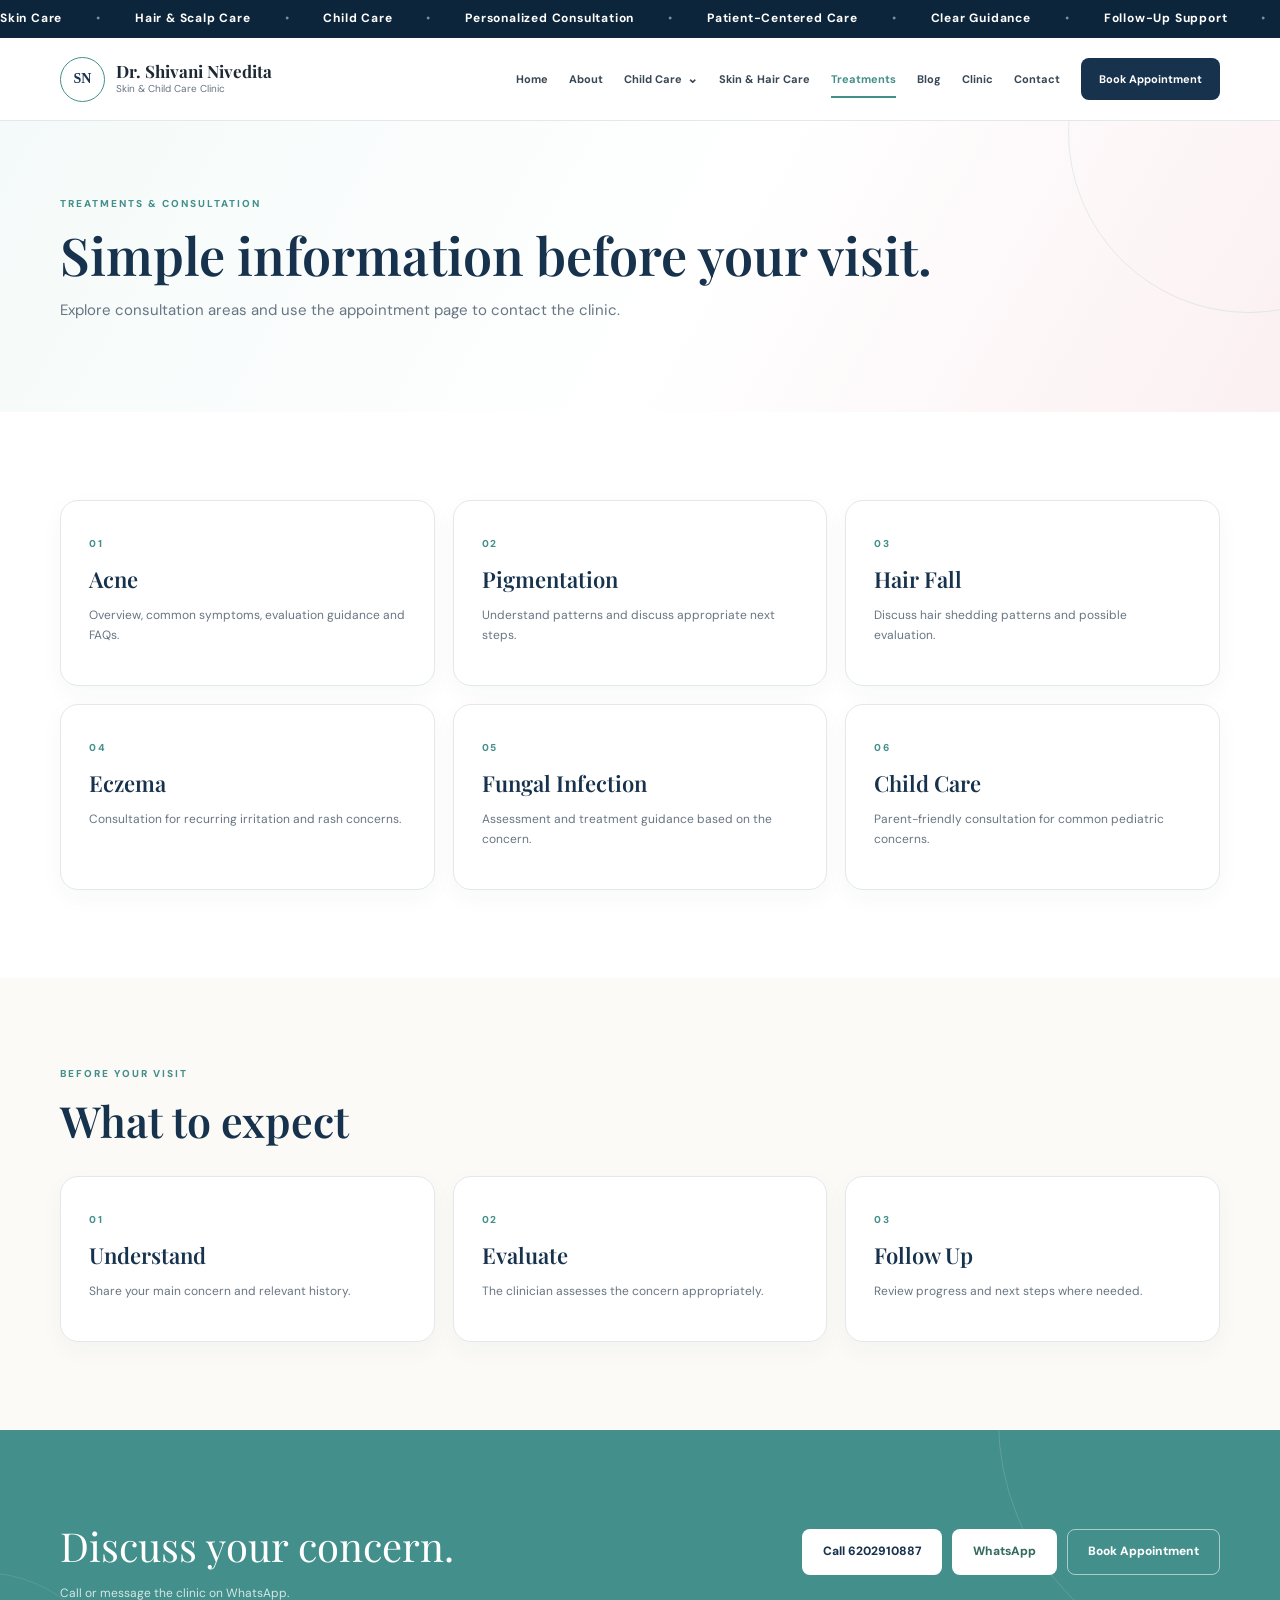
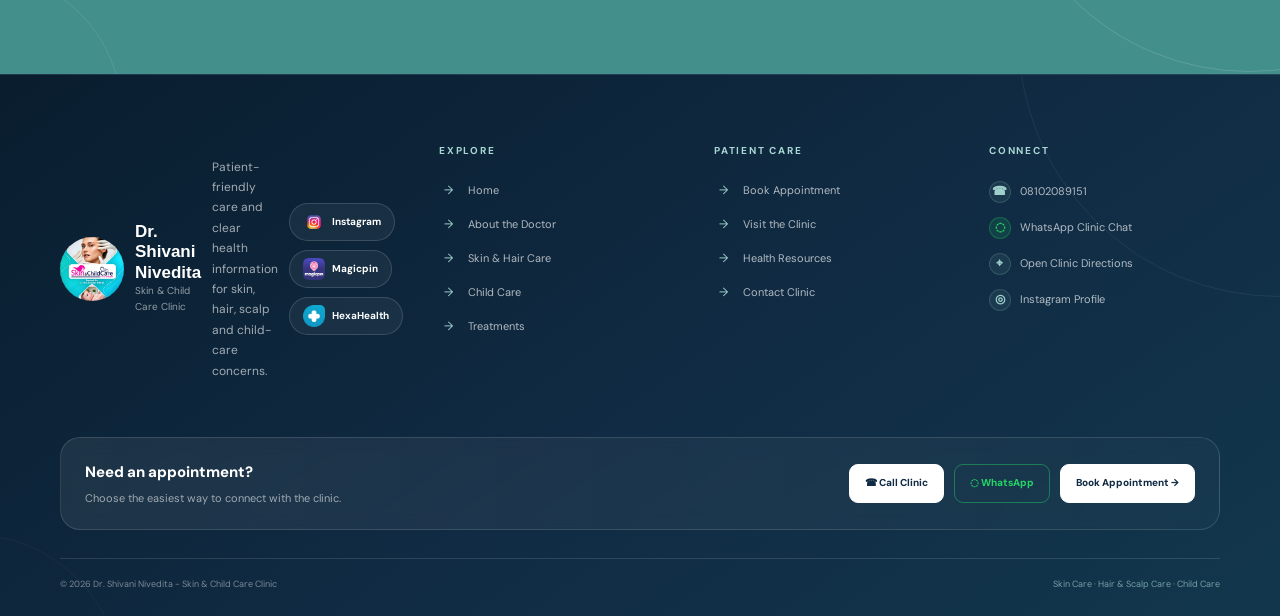
<file: treatments.html>
<!doctype html><html lang="en"><head><meta charset="UTF-8"><meta name="viewport" content="width=device-width,initial-scale=1"><meta name="description" content="Treatment and consultation areas at Dr. Shivani Nivedita Skin & Child Care Clinic."><title>Treatments | Dr. Shivani Nivedita</title><link rel="stylesheet" href="clinic.css"><link href="https://fonts.googleapis.com/css2?family=DM+Sans:wght@400;500;600;700&family=Playfair+Display:wght@600;700&display=swap" rel="stylesheet"></head><body><div class="topline">Skin Care <span>•</span> Child Care <span>•</span> Personalized Consultation</div><header class="header"><div class="container nav-wrap"><a class="brand" href="index.html"><span class="brand-mark">SN</span><span><b>Dr. Shivani Nivedita</b><small>Skin & Child Care Clinic</small></span></a><button class="menu-toggle">☰</button><nav class="nav"><a href="index.html">Home</a><a href="about.html">About</a><div class="nav-dropdown"><a href="child-care.html">Child Care <span class="dropdown-arrow">⌄</span></a><div class="dropdown-menu"><a href="child-care.html#newborn-care">Newborn Care</a><a href="child-care.html#child-health">Child Health</a><a href="child-care.html#growth-development">Growth & Development</a><a href="child-care.html#adolescent-care">Adolescent Care</a><a href="child-care.html#childhood-allergies">Childhood Allergies</a><a href="child-care.html#childhood-infections">Childhood Infections</a><a href="child-care.html#pediatric-skin">Pediatric Skin Conditions</a></div></div><a href="skin-hair-care.html">Skin & Hair Care</a><a class="active" href="treatments.html">Treatments</a><a href="blog.html">Blog</a><a href="clinic.html">Clinic</a><a href="contact.html">Contact</a><a class="nav-btn" href="appointment.html">Book Appointment</a></nav></div></header><main><section class="page-hero"><div class="container"><div class="eyebrow">TREATMENTS & CONSULTATION</div><h1>Simple information before your visit.</h1><p>Explore consultation areas and use the appointment page to contact the clinic.</p></div></section><section class="section"><div class="container content-grid"><article class="info-card"><span class="number">01</span><h3>Acne</h3><p>Overview, common symptoms, evaluation guidance and FAQs.</p></article><article class="info-card"><span class="number">02</span><h3>Pigmentation</h3><p>Understand patterns and discuss appropriate next steps.</p></article><article class="info-card"><span class="number">03</span><h3>Hair Fall</h3><p>Discuss hair shedding patterns and possible evaluation.</p></article><article class="info-card"><span class="number">04</span><h3>Eczema</h3><p>Consultation for recurring irritation and rash concerns.</p></article><article class="info-card"><span class="number">05</span><h3>Fungal Infection</h3><p>Assessment and treatment guidance based on the concern.</p></article><article class="info-card"><span class="number">06</span><h3>Child Care</h3><p>Parent-friendly consultation for common pediatric concerns.</p></article></div></section><section class="section tinted"><div class="container"><div class="section-title"><div><div class="eyebrow">BEFORE YOUR VISIT</div><h2>What to expect</h2></div></div><div class="content-grid"><article class="info-card"><span class="number">01</span><h3>Understand</h3><p>Share your main concern and relevant history.</p></article><article class="info-card"><span class="number">02</span><h3>Evaluate</h3><p>The clinician assesses the concern appropriately.</p></article><article class="info-card"><span class="number">03</span><h3>Follow Up</h3><p>Review progress and next steps where needed.</p></article></div></div></section><section class="cta"><div class="container cta-inner"><div><div class="eyebrow light">BOOK A VISIT</div><h2>Discuss your concern.</h2><p>Call or message the clinic on WhatsApp.</p></div><div class="cta-actions"><a class="btn light" href="tel:+916202910887">Call 6202910887</a><a class="btn whatsapp" href="https://wa.me/916202910887">WhatsApp</a><a class="btn ghost" href="appointment.html">Book Appointment</a></div></div></section></main><footer><div class="container footer-grid"><div class="brand"><span class="brand-mark">SN</span><span><b>Dr. Shivani Nivedita</b><small>Skin & Child Care Clinic</small></span></div><div><h4>Explore</h4><a href="about.html">About</a><a href="skin-hair-care.html">Skin & Hair Care</a><a href="child-care.html">Child Care</a></div><div><h4>Patient</h4><a href="appointment.html">Book Appointment</a><a href="clinic.html">Clinic</a></div><div><h4>Contact</h4><a href="tel:+916202910887">6202910887</a><a href="https://wa.me/916202910887">WhatsApp</a></div></div><div class="container footer-bottom">© 2026 Dr. Shivani Nivedita - Skin & Child Care Clinic</div></footer><div class="mobile-bar"><a href="tel:+916202910887">Call</a><a href="https://wa.me/916202910887">WhatsApp</a><a href="appointment.html">Book Appointment</a></div><script src="script.js"></script></body></html>
</file>
<file: clinic.css>
:root{--navy:#17324d;--navy2:#0d253a;--teal:#438f8b;--teal-light:#eaf6f4;--rose:#c47b88;--rose-light:#fbf0f2;--cream:#fbfaf7;--ink:#1d2834;--muted:#687583;--line:#e3e8eb;--shadow:0 18px 48px rgba(18,45,65,.10)}*{box-sizing:border-box}html{scroll-behavior:smooth}body{margin:0;color:var(--ink);font-family:'DM Sans',Arial,sans-serif;line-height:1.65;background:#fff}a{text-decoration:none;color:inherit}.container{width:min(1160px,calc(100% - 40px));margin:auto}.topline{height:32px;background:var(--navy2);color:#fff;display:flex;justify-content:center;align-items:center;gap:16px;font-size:10px;letter-spacing:.7px}.topline span{opacity:.4}.header{position:sticky;top:0;z-index:50;background:rgba(255,255,255,.97);backdrop-filter:blur(14px);border-bottom:1px solid var(--line)}.nav-wrap{min-height:82px;display:flex;align-items:center;justify-content:space-between}.brand{display:flex;align-items:center;gap:11px}.brand-mark{width:45px;height:45px;border:1.5px solid var(--teal);border-radius:50%;display:grid;place-items:center;color:var(--navy);font:700 14px Georgia,serif}.brand b{display:block;font:700 17px 'Playfair Display',Georgia,serif;line-height:1.2}.brand small{display:block;color:var(--muted);font-size:10px}.brand-logo-img{width:52px;height:52px;object-fit:contain;display:block}.nav{display:flex;align-items:center;gap:21px;font-size:11px;font-weight:700;color:#394754}.nav a{padding:30px 0;position:relative}.nav a:hover,.nav a.active{color:var(--teal)}.nav a.active:after{content:'';position:absolute;left:0;right:0;bottom:20px;height:2px;background:var(--teal)}.nav-btn{background:var(--navy);color:#fff!important;padding:12px 18px!important;border-radius:8px}.menu-toggle{display:none;border:0;background:none;color:var(--navy);font-size:25px}.hero{background:linear-gradient(120deg,#fbf8f5,#fff 48%,#edf7f6)}.hero-grid{display:grid;grid-template-columns:48% 52%;min-height:620px}.hero-copy{display:flex;align-items:center;padding:60px 42px 60px 0}.eyebrow{font-size:10px;letter-spacing:2px;color:var(--teal);font-weight:800;margin-bottom:14px}.hero h1{font:600 58px/1.05 'Playfair Display',Georgia,serif;letter-spacing:-1.5px;color:var(--navy);margin:0}.hero h1 em{font-style:normal;color:var(--rose)}.hero p{font-size:15px;color:var(--muted);max-width:520px;margin:22px 0}.actions{display:flex;gap:12px;flex-wrap:wrap;margin-top:26px}.btn{display:inline-flex;align-items:center;justify-content:center;min-height:46px;padding:12px 20px;border-radius:8px;font-size:12px;font-weight:800;transition:.2s;border:1px solid transparent}.btn.primary{background:var(--navy);color:#fff;box-shadow:0 10px 24px rgba(23,50,77,.15)}.btn.primary:hover{transform:translateY(-2px);background:var(--navy2)}.btn.secondary{background:#fff;color:var(--navy);border-color:#bdc8ce}.trust{display:flex;gap:25px;flex-wrap:wrap;border-top:1px solid #e1e5e7;margin-top:30px;padding-top:20px;color:#687582;font-size:10px}.hero-visual{min-height:620px;overflow:hidden}.hero-visual img{width:100%;height:100%;object-fit:cover;object-position:center top;display:block}.service-strip{padding:20px 0 40px}.cards4{display:grid;grid-template-columns:repeat(4,1fr);gap:14px}.service-card{min-height:126px;padding:20px;border:1px solid var(--line);border-radius:16px;display:flex;align-items:center;gap:13px;box-shadow:0 7px 24px rgba(20,45,65,.04);transition:.2s}.service-card:hover{transform:translateY(-4px);box-shadow:var(--shadow)}.service-card.blush{background:var(--rose-light)}.service-card.mint{background:#eef8f7}.service-card.aqua{background:#edf7fb}.service-card.cream{background:#fdf8f1}.service-card i{width:48px;height:48px;flex:0 0 48px;border-radius:50%;background:#fff;display:grid;place-items:center;font-style:normal;color:var(--teal);font-size:22px}.service-card b{font:700 16px 'Playfair Display',Georgia,serif;color:var(--navy)}.service-card p{font-size:10px;line-height:1.45;color:var(--muted);margin:3px 0 0}.service-card>span{margin-left:auto;color:var(--teal);font-weight:800}.section{padding:88px 0}.intro-grid{display:grid;grid-template-columns:29% 51% 20%;gap:34px;align-items:center}.portrait{height:455px;border-radius:22px;overflow:hidden;background:#edf1f2;box-shadow:var(--shadow)}.portrait img{width:100%;height:100%;object-fit:cover;object-position:center top}.section h2{font:600 43px/1.1 'Playfair Display',Georgia,serif;color:var(--navy);margin:0}.intro-grid h3{font:600 19px 'Playfair Display',Georgia,serif;color:var(--rose);margin:13px 0}.intro-grid p{font-size:13px;color:var(--muted)}.rule{width:48px;height:2px;background:var(--rose);margin:14px 0}.mini-features{display:flex;gap:20px;flex-wrap:wrap;margin:25px 0}.mini-features span{font-size:10px;color:#566370}.mini-features b{color:var(--teal);font-size:16px;margin-right:6px}.text-btn,.outline-link{font-size:11px;font-weight:800;color:var(--teal)}.quote{width:180px;height:180px;border-radius:50%;background:var(--rose-light);display:flex;flex-direction:column;align-items:center;justify-content:center;text-align:center;padding:22px}.quote>strong{font:48px Georgia;color:#dda7b0;line-height:.4}.quote p{font:16px/1.35 Georgia;color:#39414a}.quote small{font-size:9px;color:var(--rose);font-weight:700}.tinted{background:var(--cream)}.section-title{display:flex;justify-content:space-between;align-items:end;gap:30px;margin-bottom:32px}.section-title p{max-width:420px;color:var(--muted);font-size:13px;margin:0}.condition-grid{display:grid;grid-template-columns:repeat(9,1fr);gap:10px}.condition-grid a{min-height:112px;padding:12px 6px;background:#fff;border:1px solid var(--line);border-radius:13px;display:flex;flex-direction:column;justify-content:center;align-items:center;text-align:center;gap:9px;color:var(--teal);font-size:22px}.condition-grid b{font-size:9px;line-height:1.3;color:var(--ink)}.outline-link{display:block;width:max-content;border:1px solid var(--teal);border-radius:8px;padding:11px 22px;margin:26px auto 0}.two-panels{display:grid;grid-template-columns:1fr 1fr;gap:18px}.two-panels>a{min-height:285px;border-radius:22px;padding:38px 34px;border:1px solid #e1e9ea;background:linear-gradient(135deg,#edf8f7,#fff)}.two-panels>a+a{background:linear-gradient(135deg,#fdf2f3,#fff);border-color:#f0dfe2}.two-panels small{font-size:10px;letter-spacing:1.8px;color:var(--teal);font-weight:800}.two-panels h2{font-size:35px;margin:12px 0}.two-panels p{color:var(--muted);font-size:13px}.two-panels b{font-size:11px;color:var(--navy)}.journey{padding:82px 0;background:var(--navy2);color:#fff}.journey h2{color:#fff}.journey .light{color:#b9dcd8}.journey-grid{display:grid;grid-template-columns:repeat(4,1fr);gap:20px;margin-top:40px}.journey-grid>div{border-top:1px solid rgba(255,255,255,.18);padding:18px 4px}.journey-grid small{color:#9fd0cb;font-weight:800}.journey-grid h3{font:22px 'Playfair Display',Georgia,serif;margin:11px 0 4px}.journey-grid p{font-size:11px;color:rgba(255,255,255,.65);margin:0}.location-card{display:grid;grid-template-columns:1fr 1fr;gap:50px;align-items:center;background:#f3f8f8;border-radius:25px;padding:48px}.location-card p{font-size:13px;color:var(--muted)}.details{border-top:1px solid #d8e2e2;border-bottom:1px solid #d8e2e2;padding:13px 0;margin:22px 0;display:flex;flex-direction:column}.details b{font-size:9px;letter-spacing:1.5px;color:var(--teal)}.details span{font-size:12px;color:var(--muted)}.location-art{min-height:310px;border-radius:22px;background:linear-gradient(145deg,#dbeceb,#f7ecee);display:flex;flex-direction:column;align-items:center;justify-content:center;text-align:center;color:var(--navy)}.location-art span{font-size:10px;letter-spacing:2px;color:var(--teal);font-weight:800}.location-art b{font:30px 'Playfair Display',Georgia,serif;margin:10px}.cta{background:var(--teal);padding:58px 0;color:#fff}.cta-inner{display:flex;align-items:center;justify-content:space-between;gap:30px}.cta h2{font:40px 'Playfair Display',Georgia,serif;margin:0;color:#fff}.cta p{font-size:12px;color:rgba(255,255,255,.78)}.cta-actions{display:flex;gap:10px;flex-wrap:wrap}.btn.light{background:#fff;color:var(--navy)}.btn.whatsapp{background:#fff;color:#356c5f}.btn.ghost{border-color:rgba(255,255,255,.55);color:#fff}footer{background:#102437;color:#fff}.footer-grid{display:grid;grid-template-columns:1.5fr 1fr 1fr 1fr;gap:35px;padding:55px 0 35px}.footer-grid h4{font-size:10px;letter-spacing:1.5px;text-transform:uppercase;color:#b9dcd8}.footer-grid a:not(.brand){display:block;font-size:11px;color:rgba(255,255,255,.68);margin:8px 0}.footer-grid p{font-size:11px;color:rgba(255,255,255,.5);max-width:330px}.footer-bottom{border-top:1px solid rgba(255,255,255,.13);padding:17px 0 25px;color:rgba(255,255,255,.48);font-size:9px}.mobile-bar{display:none}
.page-hero{background:linear-gradient(120deg,#f4faf9,#fff 55%,#fbf0f2);padding:75px 0}.page-hero h1{font:600 52px/1.08 'Playfair Display',Georgia,serif;color:var(--navy);margin:0}.page-hero p{max-width:700px;color:var(--muted);font-size:15px}.content-grid{display:grid;grid-template-columns:repeat(3,1fr);gap:18px}.info-card{border:1px solid var(--line);border-radius:18px;padding:28px;background:#fff;box-shadow:0 8px 25px rgba(20,45,65,.035)}.info-card h3{font:600 22px 'Playfair Display',Georgia,serif;color:var(--navy);margin:8px 0}.info-card p{font-size:12px;color:var(--muted)}.number{font-size:10px;letter-spacing:1.5px;color:var(--teal);font-weight:800}.faq-grid{display:grid;grid-template-columns:1fr 1fr;gap:12px}.faq details{border:1px solid var(--line);border-radius:14px;padding:16px}.faq summary{font:700 14px 'Playfair Display',Georgia,serif;cursor:pointer;color:var(--navy)}.faq p{font-size:11px;color:var(--muted)}.form-layout{display:grid;grid-template-columns:.8fr 1.2fr;gap:35px}.form-box{background:#fff;border:1px solid var(--line);border-radius:20px;padding:28px;box-shadow:var(--shadow)}.form-row{display:grid;grid-template-columns:1fr 1fr;gap:10px}.form-box input,.form-box select,.form-box textarea{width:100%;margin:0 0 10px;padding:13px;border:1px solid #dfe4e7;border-radius:8px;font:inherit;font-size:12px}.form-box button{width:100%;border:0;cursor:pointer}.whatsapp-box{display:inline-flex;margin-top:12px;padding:13px 16px;border:1px solid #cfe1dd;border-radius:9px;background:#f5fbfa;color:#356c5f;font-size:12px;font-weight:800}
@media(max-width:1050px){.nav{gap:12px}.condition-grid{grid-template-columns:repeat(5,1fr)}.intro-grid{grid-template-columns:34% 1fr}.quote{display:none}.hero h1{font-size:49px}}
@media(max-width:800px){.container{width:min(100% - 28px,680px)}.topline{font-size:9px}.nav{display:none;position:absolute;left:14px;right:14px;top:72px;background:#fff;border:1px solid var(--line);border-radius:14px;padding:8px;box-shadow:var(--shadow);flex-direction:column;align-items:stretch;gap:0}.nav.open{display:flex}.nav a{padding:12px}.nav a.active:after{display:none}.nav-btn{text-align:center;margin-top:5px}.menu-toggle{display:block}.hero-grid{display:flex;flex-direction:column-reverse}.hero-visual{min-height:390px;height:60vw;max-height:520px}.hero-copy{padding:48px 0}.hero h1{font-size:42px}.hero p{font-size:14px}.actions .btn{min-width:150px}.cards4{grid-template-columns:1fr 1fr}.service-card{min-height:116px;padding:15px}.section{padding:65px 0}.intro-grid{grid-template-columns:1fr}.portrait{height:420px;max-width:420px}.section h2{font-size:37px}.section-title{display:block}.section-title p{margin-top:10px}.condition-grid{grid-template-columns:repeat(3,1fr)}.two-panels{grid-template-columns:1fr}.journey-grid{grid-template-columns:1fr 1fr}.location-card{grid-template-columns:1fr;padding:30px}.location-art{min-height:230px}.cta-inner{display:block}.cta-actions{margin-top:24px}.footer-grid{grid-template-columns:1fr 1fr}.page-hero h1{font-size:42px}.content-grid{grid-template-columns:1fr 1fr}.form-layout{grid-template-columns:1fr}.mobile-bar{display:grid;position:fixed;left:0;right:0;bottom:0;z-index:100;grid-template-columns:1fr 1fr 1.35fr;background:var(--navy2);box-shadow:0 -8px 25px rgba(0,0,0,.12)}.mobile-bar a{color:#fff;text-align:center;padding:11px 5px;font-size:11px;border-right:1px solid rgba(255,255,255,.14)}body{padding-bottom:52px}}
@media(max-width:480px){.cards4,.content-grid,.faq-grid{grid-template-columns:1fr}.hero h1{font-size:37px}.hero-visual{height:430px}.actions{display:grid}.actions .btn{width:100%}.trust{gap:12px}.condition-grid{grid-template-columns:repeat(2,1fr)}.journey-grid{grid-template-columns:1fr}.footer-grid{grid-template-columns:1fr}.page-hero{padding:55px 0}.page-hero h1{font-size:36px}}.footer-logo{width:56px;height:56px;object-fit:contain;display:block;flex:0 0 56px}.footer-brand{display:flex;align-items:center;gap:11px}.footer-brand b,.footer-brand small{display:block}.footer-brand b{color:#fff}.footer-brand small{color:rgba(255,255,255,.65)}
/* Child Care dropdown */
.nav-dropdown{position:relative;display:flex;align-items:center}
.nav-dropdown>a{display:flex;align-items:center;gap:5px}
.dropdown-arrow{font-size:13px;line-height:1;transition:transform .2s}
.nav-dropdown:hover .dropdown-arrow,.nav-dropdown:focus-within .dropdown-arrow{transform:rotate(180deg)}
.dropdown-menu{position:absolute;top:100%;left:50%;transform:translate(-50%,8px);width:225px;background:#fff;border:1px solid var(--line);border-radius:12px;padding:8px;box-shadow:var(--shadow);opacity:0;visibility:hidden;pointer-events:none;transition:.2s;z-index:60}
.nav-dropdown:hover .dropdown-menu,.nav-dropdown:focus-within .dropdown-menu{opacity:1;visibility:visible;pointer-events:auto;transform:translate(-50%,0)}
.dropdown-menu a{display:block!important;padding:10px 12px!important;border-radius:7px;font-size:10px;font-weight:700;color:#394754!important;white-space:nowrap}
.dropdown-menu a:hover{background:var(--teal-light);color:var(--teal)!important}
.nav-dropdown.is-active>a{color:var(--teal)}
.nav-dropdown.is-active>a:after{content:'';position:absolute;left:0;right:0;bottom:20px;height:2px;background:var(--teal)}
@media(max-width:800px){.nav-dropdown{display:block}.nav-dropdown>a{padding:12px!important}.dropdown-menu{position:static;transform:none;width:auto;box-shadow:none;border:0;border-top:1px solid var(--line);border-radius:0;margin:3px 8px 5px;padding:4px 0;opacity:1;visibility:visible;pointer-events:auto}.dropdown-menu a{padding:9px 12px!important;font-size:10px}.nav-dropdown.is-active>a:after{display:none}}

/* Highlighted Child Care services */
.child-services-grid{display:grid;grid-template-columns:repeat(4,1fr);gap:18px}
.child-service-highlight{position:relative;min-height:235px;padding:28px 24px 24px;background:linear-gradient(145deg,#f8fcfb,#fff);border:1px solid #dfe9e8;border-radius:18px;box-shadow:0 10px 28px rgba(20,45,65,.05);overflow:hidden;transition:.2s}
.child-service-highlight:before{content:'';position:absolute;inset:0 auto 0 0;width:4px;background:linear-gradient(180deg,var(--teal),var(--rose));opacity:.9}
.child-service-highlight:hover{transform:translateY(-4px);box-shadow:var(--shadow)}
.child-service-highlight .number{display:inline-block;margin-bottom:10px}
.child-service-highlight h3{font:600 22px/1.18 'Playfair Display',Georgia,serif;color:var(--navy);margin:0 0 11px}
.child-service-highlight p{font-size:12px;line-height:1.65;color:var(--muted);margin:0}
@media(max-width:1050px){.child-services-grid{grid-template-columns:repeat(2,1fr)}}
@media(max-width:480px){.child-services-grid{grid-template-columns:1fr}.child-service-highlight{min-height:auto}}

/* Service photography on Child Care page */
.child-services-section .child-service-highlight{padding:0;display:flex;flex-direction:column}
.child-services-section .child-service-image{width:100%;height:168px;object-fit:cover;display:block;border-radius:17px 17px 0 0}
.child-services-section .child-service-body{padding:22px 22px 24px}
.child-services-section .child-service-body .number{display:block;margin-bottom:8px}
.child-services-section .child-service-body h3{margin-bottom:10px}
@media(max-width:800px){.child-services-section .child-service-image{height:185px}.child-services-section .child-service-body{padding:20px}}

/* Homepage Child Care cards: clean horizontal layout */
.child-home-services .child-services-grid{display:grid!important;grid-template-columns:repeat(4,minmax(0,1fr))!important;gap:16px!important;align-items:stretch}
.child-home-services .child-service-highlight{width:100%!important;min-width:0!important;min-height:118px!important;height:auto!important;padding:22px 24px!important;display:flex!important;flex-direction:row!important;align-items:center!important;gap:16px!important;border-radius:16px!important}
.child-home-services .child-service-highlight:before{width:3px!important}
.child-home-services .child-service-highlight .number{flex:0 0 auto;margin:0!important;font-size:9px}
.child-home-services .child-service-highlight h3{margin:0!important;font-size:19px!important;line-height:1.18!important}
.child-home-services .child-service-highlight p{display:none!important}
.child-home-services .child-service-highlight:hover{transform:translateY(-3px)!important}
.child-home-services .outline-link{margin-top:22px}
@media(max-width:1050px){.child-home-services .child-services-grid{grid-template-columns:repeat(2,minmax(0,1fr))!important}}
@media(max-width:480px){.child-home-services .child-services-grid{grid-template-columns:1fr!important}.child-home-services .child-service-highlight{min-height:92px!important;padding:18px 20px!important}}

/* Final homepage Child Care layout: heading full-width, 4 boxes per row */
.child-home-services>.container{display:block!important;width:min(1160px,calc(100% - 40px))!important}
.child-home-services .section-title{display:flex!important;justify-content:space-between!important;align-items:flex-end!important;width:100%!important;margin-bottom:30px!important}
.child-home-services .child-services-grid{display:grid!important;grid-template-columns:repeat(4,minmax(0,1fr))!important;grid-auto-rows:minmax(108px,auto)!important;width:100%!important;gap:16px!important}
.child-home-services .child-service-highlight{box-sizing:border-box!important;width:100%!important;min-width:0!important;min-height:108px!important;padding:20px 22px!important;display:flex!important;flex-direction:row!important;align-items:center!important;justify-content:flex-start!important;gap:14px!important}
.child-home-services .child-service-highlight .number{width:28px!important;flex:0 0 28px!important;margin:0!important;align-self:flex-start!important;padding-top:2px!important}
.child-home-services .child-service-highlight h3{margin:0!important;font-size:20px!important;line-height:1.2!important;max-width:220px!important;overflow-wrap:break-word!important}
.child-home-services .outline-link{margin:24px auto 0!important}
@media(max-width:1100px){.child-home-services .child-services-grid{grid-template-columns:repeat(2,minmax(0,1fr))!important}.child-home-services .child-service-highlight h3{max-width:none!important}}
@media(max-width:700px){.child-home-services>.container{width:min(100% - 28px,680px)!important}.child-home-services .section-title{display:block!important}.child-home-services .section-title p{margin-top:10px!important}.child-home-services .child-services-grid{grid-template-columns:1fr!important}}

/* Rebuilt homepage Child Care services section */
.child-home-services{padding:42px 0 48px;background:#fff}
.child-home-heading{display:grid;grid-template-columns:1.15fr .85fr;align-items:end;gap:50px;margin-bottom:28px}
.child-home-heading h2{font:600 36px/1.12 'Playfair Display',Georgia,serif;color:var(--navy);margin:0;max-width:700px}
.child-home-heading p{font-size:12px;line-height:1.6;color:var(--muted);max-width:430px;margin:0 0 3px}
.child-home-service-grid{display:grid;grid-template-columns:repeat(4,minmax(0,1fr));gap:14px}
.child-home-service-card{min-height:100px;padding:20px 22px;display:flex;align-items:center;gap:16px;background:linear-gradient(145deg,#f8fcfb,#fff);border:1px solid #dfe8e8;border-radius:15px;box-shadow:0 7px 22px rgba(20,45,65,.045);position:relative;overflow:hidden;transition:transform .25s,box-shadow .25s,border-color .25s}
.child-home-service-card:before{content:'';position:absolute;left:0;top:0;bottom:0;width:3px;background:linear-gradient(180deg,var(--teal),var(--rose))}
.child-home-service-card .number{flex:0 0 28px;font-size:9px;letter-spacing:1.4px;color:var(--teal);font-weight:800}
.child-home-service-card h3{margin:0;color:var(--navy);font:600 19px/1.2 'Playfair Display',Georgia,serif;max-width:240px}
.child-home-service-card:hover{transform:translateY(-4px);box-shadow:0 14px 30px rgba(20,45,65,.09);border-color:#c8dedd}
.child-home-services .outline-link{margin:22px auto 0}
@media(max-width:1050px){.child-home-heading{grid-template-columns:1fr 1fr}.child-home-service-grid{grid-template-columns:repeat(2,minmax(0,1fr))}}
@media(max-width:700px){.child-home-heading{display:block;margin-bottom:24px}.child-home-heading p{margin-top:10px}.child-home-service-grid{grid-template-columns:1fr}.child-home-service-card{min-height:88px;padding:18px 20px}.child-home-service-card h3{font-size:18px;max-width:none}}

/* Enhanced Meet the Doctor section */
.doctor-feature-section{padding:82px 0;background:linear-gradient(180deg,#fff 0%,#fbfaf8 100%)}
.doctor-feature-grid{display:grid;grid-template-columns:30% 50% 20%;gap:34px;align-items:center}
.doctor-photo-card{position:relative;height:470px;border-radius:24px;overflow:hidden;background:#eef4f3;box-shadow:0 20px 55px rgba(16,43,67,.12)}
.doctor-photo-card:after{content:'';position:absolute;inset:0;background:linear-gradient(180deg,transparent 58%,rgba(16,43,67,.42) 100%);pointer-events:none}
.doctor-photo-card img{width:100%;height:100%;display:block;object-fit:cover;object-position:center top;filter:saturate(1.02) contrast(1.03)}
.doctor-photo-label{position:absolute;left:20px;right:20px;bottom:18px;z-index:2;color:#fff;display:flex;flex-direction:column;gap:3px}
.doctor-photo-label span{font-size:9px;letter-spacing:2px;font-weight:800;color:#d6eeeb}
.doctor-photo-label b{font:600 22px/1.2 'Playfair Display',Georgia,serif}
.doctor-feature-copy .eyebrow{margin-bottom:10px}
.doctor-feature-copy h2{font:600 46px/1.08 'Playfair Display',Georgia,serif;color:var(--navy);margin:0}
.doctor-accent{width:52px;height:2px;background:var(--rose);margin:18px 0 14px}
.doctor-feature-copy h3{font:600 21px 'Playfair Display',Georgia,serif;color:var(--rose);margin:0 0 12px}
.doctor-feature-copy>p{font-size:14px;line-height:1.75;color:var(--muted);max-width:650px;margin:0}
.doctor-highlights{display:flex;gap:12px;flex-wrap:wrap;margin:26px 0 24px}
.doctor-highlights>div{display:inline-flex;align-items:center;gap:9px;padding:10px 13px;border:1px solid #dce9e7;border-radius:999px;background:#f8fcfb;color:var(--navy)}
.doctor-highlights span{display:grid;place-items:center;width:25px;height:25px;border-radius:50%;background:#e6f4f2;color:var(--teal);font-weight:800;font-size:13px}
.doctor-highlights b{font-size:10px;letter-spacing:.1px}
.doctor-link{display:inline-flex;align-items:center;gap:9px;color:var(--teal);font-size:11px;font-weight:800;padding-bottom:6px;border-bottom:1px solid rgba(67,143,139,.28)}
.doctor-link span{font-size:17px;line-height:1;transition:transform .2s}
.doctor-link:hover span{transform:translateX(4px)}
.doctor-quote-card{width:190px;height:190px;border-radius:50%;justify-self:end;background:linear-gradient(145deg,#fbf0f2,#fff);border:1px solid #f0dfe2;box-shadow:0 16px 40px rgba(196,123,136,.12);display:flex;flex-direction:column;align-items:center;justify-content:center;text-align:center;padding:26px;position:relative}
.quote-mark{font:700 48px/1 Georgia,serif;color:#d79aa5;height:30px}
.doctor-quote-card p{font:16px/1.35 Georgia,serif;color:var(--navy);margin:12px 0 9px}
.quote-line{width:26px;height:2px;background:var(--rose);margin:1px 0 9px}
.doctor-quote-card small{font-size:8px;color:var(--rose);font-weight:800;letter-spacing:.2px}
@media(max-width:1050px){.doctor-feature-grid{grid-template-columns:34% 1fr}.doctor-quote-card{display:none}.doctor-photo-card{height:430px}.doctor-feature-copy h2{font-size:42px}}
@media(max-width:800px){.doctor-feature-section{padding:65px 0}.doctor-feature-grid{grid-template-columns:1fr;gap:28px}.doctor-photo-card{height:430px;max-width:520px}.doctor-feature-copy h2{font-size:38px}.doctor-feature-copy>p{font-size:13px}.doctor-highlights{display:grid;grid-template-columns:1fr 1fr}.doctor-highlights>div{border-radius:14px}.doctor-highlights>div:last-child{grid-column:1/-1}}
@media(max-width:480px){.doctor-photo-card{height:390px;border-radius:20px}.doctor-feature-copy h2{font-size:34px}.doctor-highlights{grid-template-columns:1fr}.doctor-highlights>div:last-child{grid-column:auto}}

/* Homepage Child Care service list */
.child-home-care-list{background:var(--cream)}
.child-condition-grid{display:grid;grid-template-columns:repeat(4,minmax(0,1fr));gap:14px}
.child-condition-grid a{min-height:112px;padding:20px 22px;background:#fff;border:1px solid var(--line);border-radius:15px;display:flex;align-items:center;gap:15px;position:relative;overflow:hidden;box-shadow:0 8px 24px rgba(20,45,65,.04);transition:transform .25s,box-shadow .25s,border-color .25s}
.child-condition-grid a:before{content:'';position:absolute;left:0;top:0;bottom:0;width:3px;background:linear-gradient(180deg,var(--teal),var(--rose))}
.child-condition-grid a span{font-size:9px;letter-spacing:1.4px;color:var(--teal);font-weight:800;flex:0 0 auto}
.child-condition-grid a b{font:600 20px/1.22 'Playfair Display',Georgia,serif;color:var(--navy);max-width:235px}
.child-condition-grid a:hover{transform:translateY(-4px);box-shadow:0 15px 32px rgba(20,45,65,.08);border-color:#c8dedd}
.child-home-care-list .outline-link{margin:24px auto 0}
@media(max-width:900px){.child-condition-grid{grid-template-columns:repeat(2,minmax(0,1fr))}}
@media(max-width:520px){.child-condition-grid{grid-template-columns:1fr}.child-condition-grid a{min-height:90px;padding:18px 20px}.child-condition-grid a b{font-size:18px;max-width:none}}

/* Photo cards for homepage Child Care services */
.child-photo-service-grid{display:grid;grid-template-columns:repeat(4,minmax(0,1fr));gap:16px}
.child-photo-service-card{height:190px;position:relative;overflow:hidden;border-radius:16px;background:#eaf2f1;border:1px solid var(--line);box-shadow:0 10px 26px rgba(20,45,65,.06);display:block}
.child-photo-service-card img{width:100%;height:100%;display:block;object-fit:cover;transition:transform .55s ease,filter .35s ease}
.child-photo-service-card:after{content:'';position:absolute;inset:0;background:linear-gradient(180deg,rgba(16,43,67,0) 38%,rgba(16,43,67,.72) 100%)}
.child-photo-service-card span{position:absolute;left:18px;right:18px;bottom:16px;z-index:2;color:#fff;font:600 18px/1.2 'Playfair Display',Georgia,serif;text-shadow:0 2px 12px rgba(0,0,0,.18)}
.child-photo-service-card:hover img{transform:scale(1.06);filter:saturate(1.04)}
.child-photo-service-card:hover{box-shadow:0 16px 34px rgba(20,45,65,.12);transform:translateY(-3px)}
@media(max-width:900px){.child-photo-service-grid{grid-template-columns:repeat(2,minmax(0,1fr))}.child-photo-service-card{height:185px}}
@media(max-width:520px){.child-photo-service-grid{grid-template-columns:1fr}.child-photo-service-card{height:220px}.child-photo-service-card span{font-size:19px}}

/* Compact homepage Child Care photo boxes */
.child-home-care-list .child-photo-service-grid{display:grid;grid-template-columns:repeat(4,minmax(0,1fr));gap:14px}
.child-home-care-list .child-photo-service-card{height:92px;min-height:92px;display:flex;align-items:center;gap:13px;padding:9px 14px;background:#fff;border:1px solid var(--line);border-radius:14px;position:relative;overflow:hidden;box-shadow:0 7px 20px rgba(20,45,65,.045);transition:transform .25s,box-shadow .25s,border-color .25s}
.child-home-care-list .child-photo-service-card:after{display:none}
.child-home-care-list .child-photo-service-card img{width:68px;height:68px;flex:0 0 68px;border-radius:10px;object-fit:cover;display:block;transition:transform .3s ease}
.child-home-care-list .child-photo-service-card span{position:static;display:block;color:var(--navy);font:600 16px/1.18 'Playfair Display',Georgia,serif;text-shadow:none;max-width:none}
.child-home-care-list .child-photo-service-card:hover{transform:translateY(-3px);box-shadow:0 13px 28px rgba(20,45,65,.08);border-color:#c8dedd}
.child-home-care-list .child-photo-service-card:hover img{transform:scale(1.04);filter:none}
@media(max-width:1050px){.child-home-care-list .child-photo-service-grid{grid-template-columns:repeat(2,minmax(0,1fr))}}
@media(max-width:520px){.child-home-care-list .child-photo-service-grid{grid-template-columns:1fr}.child-home-care-list .child-photo-service-card{height:82px;min-height:82px}.child-home-care-list .child-photo-service-card img{width:60px;height:60px;flex-basis:60px}.child-home-care-list .child-photo-service-card span{font-size:17px}}
</file>
<file: gallery.css>
:root{--gallery-gap:16px}.gallery-section{background:linear-gradient(180deg,#fff,#fbfaf7)}.gallery-window{position:relative;width:100%;overflow:hidden;padding:8px 0 22px}.gallery-track{display:flex;width:max-content;gap:var(--gallery-gap);animation:clinicGallerySlide 32s linear infinite;will-change:transform}.gallery-set{display:flex;flex-direction:row;flex-wrap:nowrap;flex:0 0 auto;gap:var(--gallery-gap)}.gallery-set a{display:block;flex:0 0 250px;width:250px;height:300px;overflow:hidden;border-radius:18px;background:#edf1f2;border:1px solid var(--line);box-shadow:0 12px 30px rgba(20,45,65,.10);position:relative}.gallery-set a:after{content:'';position:absolute;inset:0;background:linear-gradient(180deg,transparent 65%,rgba(13,37,58,.18));pointer-events:none}.gallery-set img{width:100%;height:100%;display:block;object-fit:cover;object-position:center;transition:transform .6s ease}.gallery-set a:hover img{transform:scale(1.04)}.gallery-window:hover .gallery-track{animation-play-state:paused}@keyframes clinicGallerySlide{from{transform:translateX(0)}to{transform:translateX(calc(-50% - var(--gallery-gap)/2))}}@media(max-width:800px){:root{--gallery-gap:12px}.gallery-track{animation-duration:25s}.gallery-set a{flex-basis:220px;width:220px;height:280px;border-radius:16px}}@media(max-width:480px){.gallery-track{animation-duration:22s}.gallery-set a{flex-basis:78vw;width:78vw;height:330px;border-radius:18px}}@media(prefers-reduced-motion:reduce){.gallery-track{animation:none;overflow-x:auto;padding-right:20px}.gallery-window{overflow-x:auto}.gallery-set a{scroll-snap-align:start}}.location-art{position:relative;display:block;min-height:360px;overflow:hidden;border-radius:24px;background:#edf1f2;border:1px solid var(--line);box-shadow:0 18px 45px rgba(20,45,65,.12);text-decoration:none}.location-art>img{width:100%;height:100%;min-height:360px;display:block;object-fit:cover;object-position:center}.location-overlay{position:absolute;inset:auto 0 0;padding:70px 28px 26px;color:#fff;background:linear-gradient(180deg,transparent,rgba(10,28,43,.86));display:flex;flex-direction:column;gap:5px}.location-overlay span{font-size:11px;letter-spacing:.18em}.location-overlay b{font:700 27px 'Playfair Display',serif}.location-overlay small{font-size:13px;opacity:.9}.location-art:hover img{transform:scale(1.03)}

/* Optimized compact location image */
.location-card{grid-template-columns:minmax(0,1fr) 350px;gap:34px;padding:34px;max-width:1080px}
.location-art{min-height:220px;height:220px;border-radius:18px;box-shadow:0 10px 28px rgba(20,45,65,.08)}
.location-art>img{min-height:220px;height:220px;object-fit:cover}
.location-overlay{padding:48px 16px 14px;background:linear-gradient(180deg,transparent,rgba(10,28,43,.82));gap:2px}
.location-overlay span{font-size:8px;letter-spacing:.14em}.location-overlay b{font-size:20px}.location-overlay small{font-size:9px}
@media(max-width:800px){.location-card{grid-template-columns:1fr;gap:22px;padding:26px}.location-art{width:100%;max-width:400px;margin:auto;height:200px;min-height:200px;border-radius:16px}.location-art>img{height:200px;min-height:200px}}
@media(max-width:480px){.location-card{padding:22px}.location-art{max-width:350px;height:180px;min-height:180px}.location-art>img{height:180px;min-height:180px}.location-overlay{padding:40px 13px 12px}.location-overlay b{font-size:18px}}
</file>
